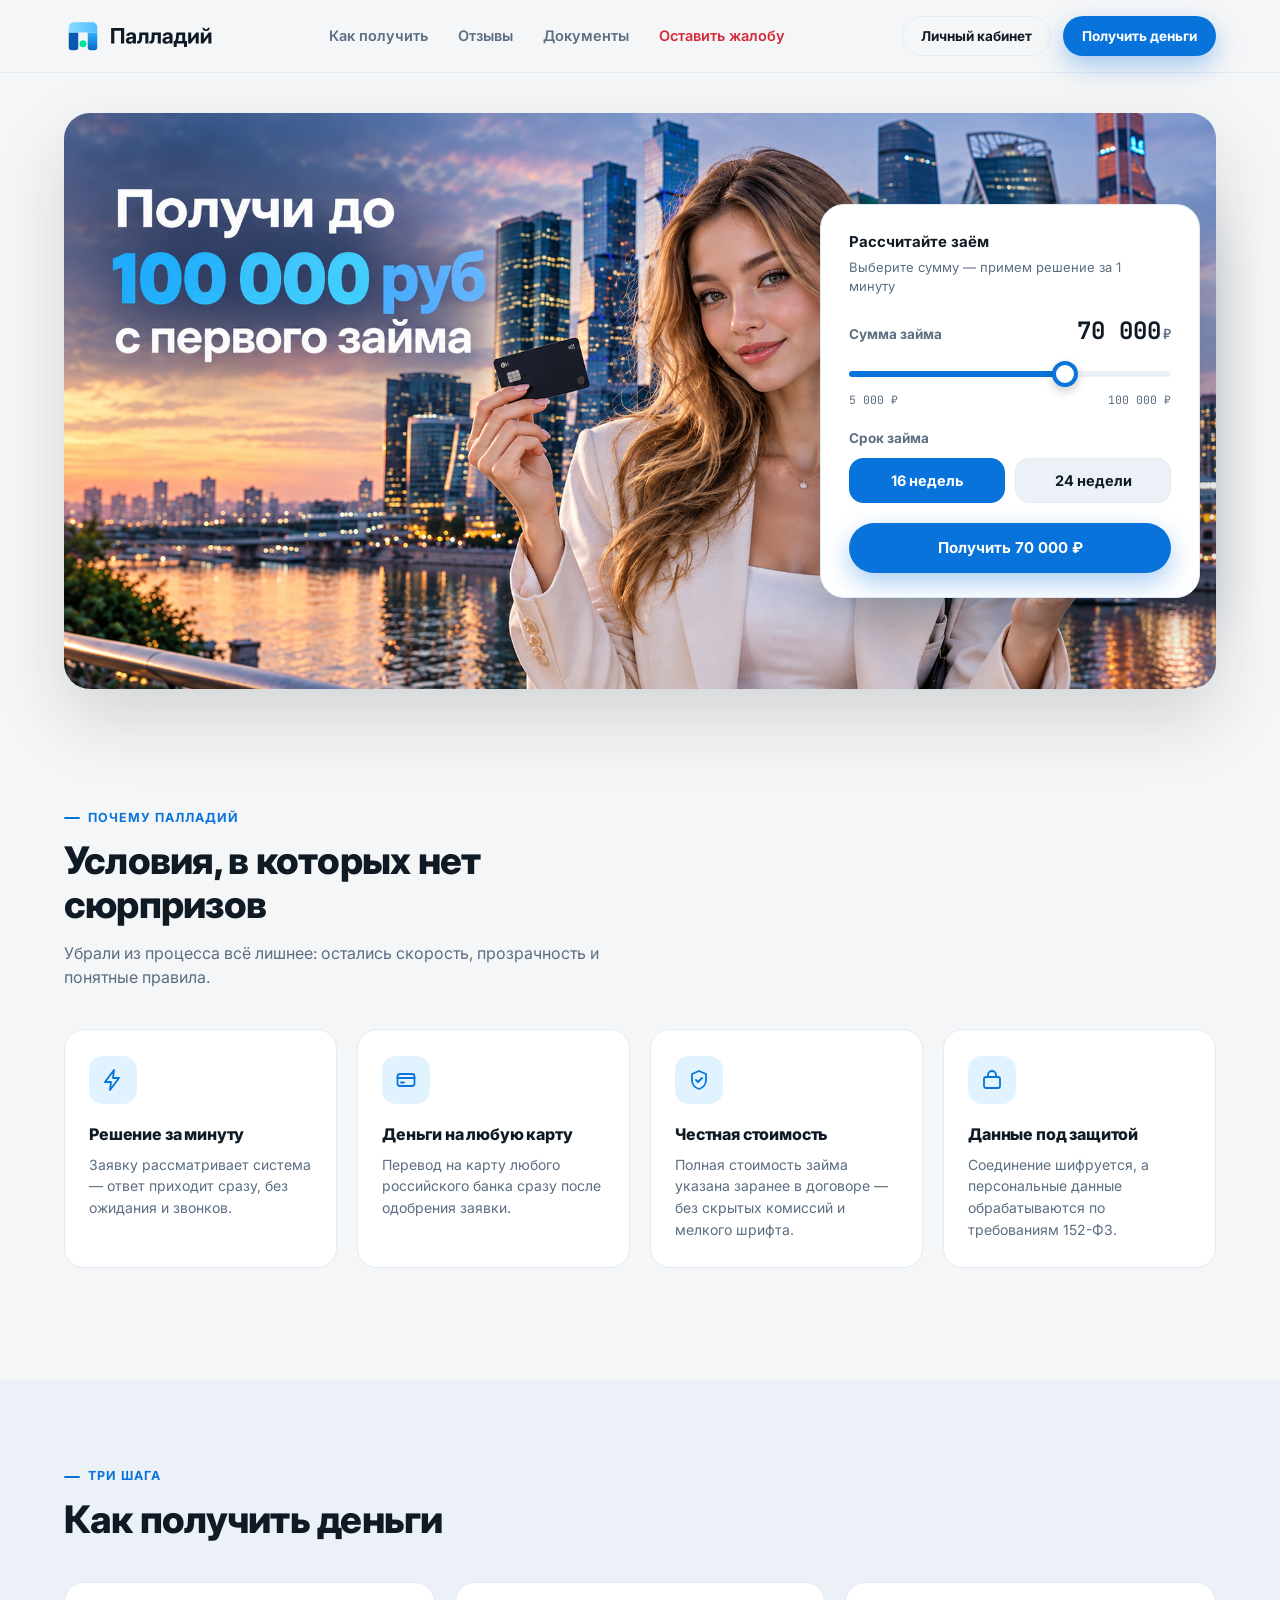
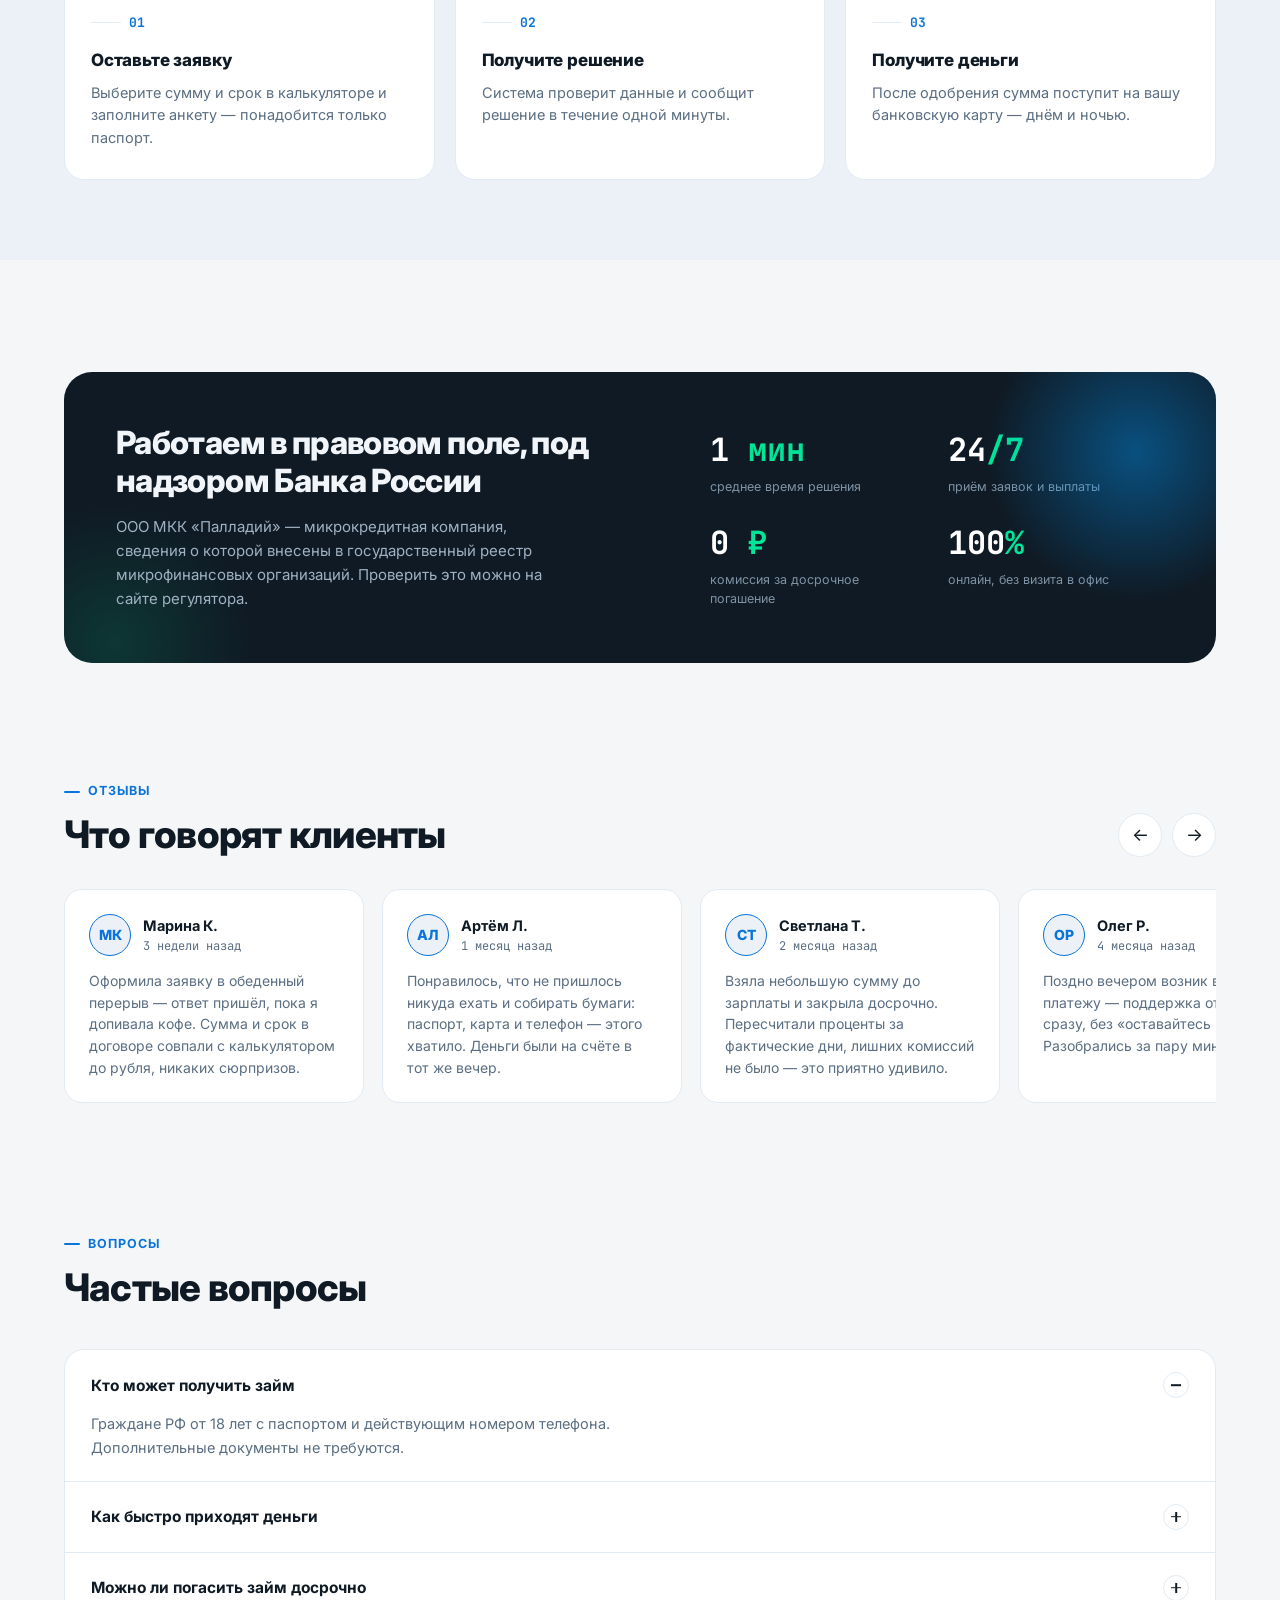
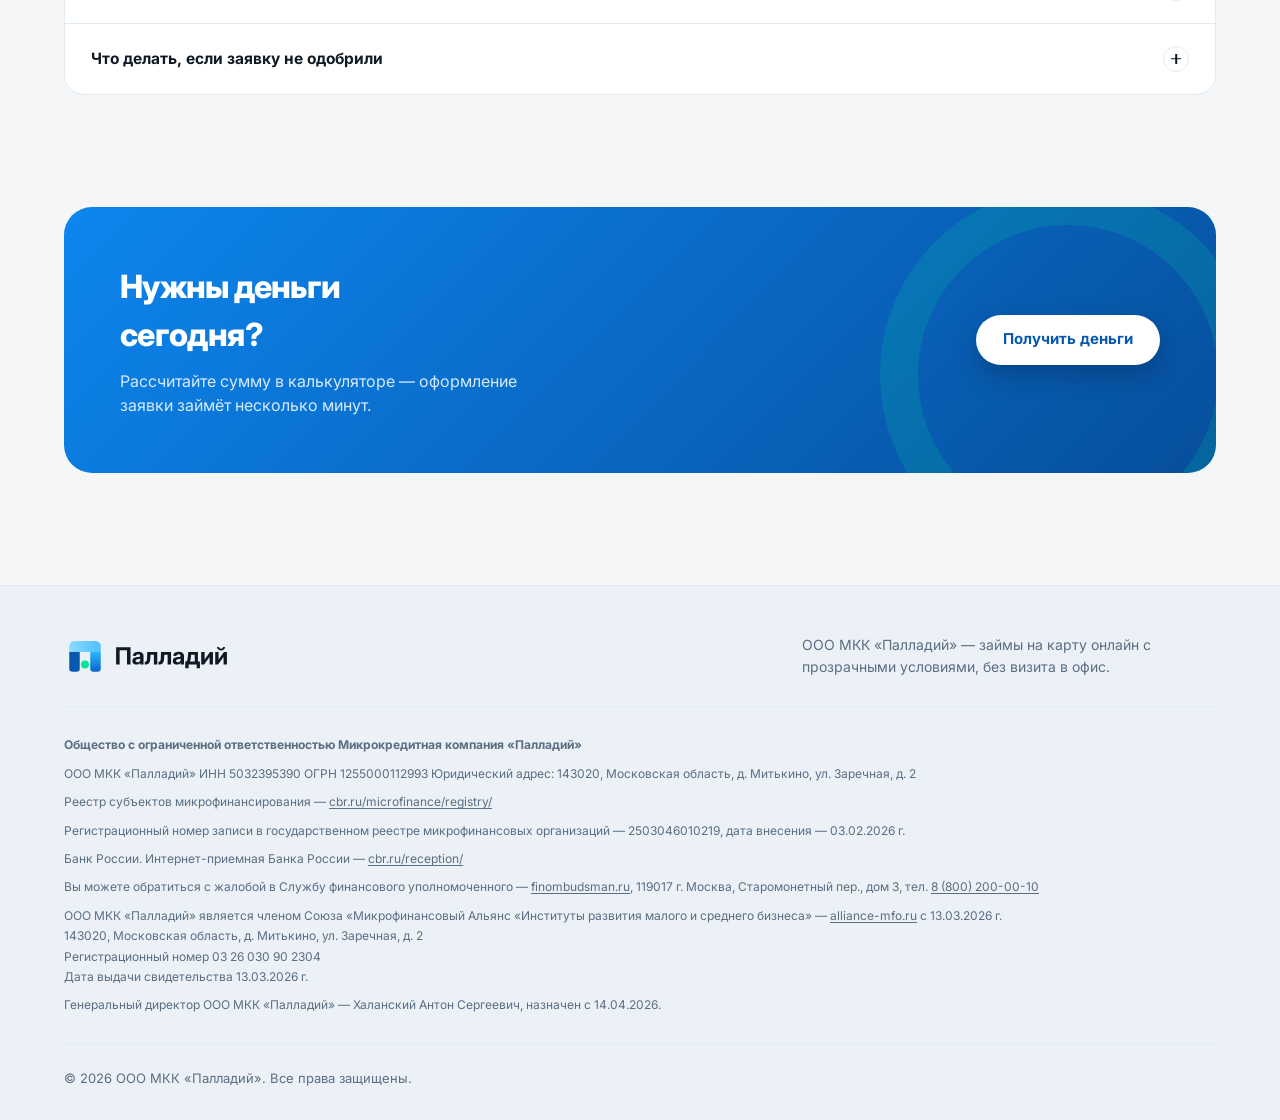
<file: index.html>
<!DOCTYPE html>
<html lang="ru">
<head>
<meta charset="UTF-8">
<meta name="viewport" content="width=device-width, initial-scale=1">
<title>Палладий — займы онлайн</title>
<meta name="description" content="ООО МКК «Палладий» — займы на карту онлайн: калькулятор, решение за минуту, прозрачные условия.">
<link rel="preconnect" href="https://fonts.googleapis.com">
<link rel="preconnect" href="https://fonts.gstatic.com" crossorigin>
<link href="https://fonts.googleapis.com/css2?family=Inter:wght@400;500;600;700;800&family=JetBrains+Mono:wght@500;600;700&display=swap" rel="stylesheet">
<link rel="icon" type="image/svg+xml" href="favicon.svg">
<link rel="stylesheet" href="style.css">
</head>
<body>

<!-- shared logo (mark + wordmark); the wordmark takes its colour from the parent's `color` -->
<svg width="0" height="0" style="position:absolute" aria-hidden="true" focusable="false">
  <defs>
    <linearGradient id="pdG2" x1="0" y1="0" x2="0" y2="1">
      <stop offset="0" stop-color="#2DB4FF"/><stop offset="1" stop-color="#0A66C8"/>
    </linearGradient>
    <linearGradient id="pdL" x1="0" y1="0" x2="1" y2="0">
      <stop offset="0" stop-color="#8ADAFF"/><stop offset="1" stop-color="#4FC0FF"/>
    </linearGradient>
    <symbol id="pd-logo" viewBox="0 0 188 48">
      <g transform="scale(.75)">
        <g transform="translate(0 -3)">
  <path d="M8 29h16v25a5 5 0 0 1-5 5h-6a5 5 0 0 1-5-5z" fill="#0759B0"/>
  <path d="M40 29h16v25a5 5 0 0 1-5 5h-6a5 5 0 0 1-5-5z" fill="url(#pdG2)"/>
  <path d="M8 20a8 8 0 0 1 8-8h32a8 8 0 0 1 8 8v9H8z" fill="url(#pdL)"/>
  <circle cx="32" cy="48" r="6" fill="#00E598"/>
  </g>
      </g>
      <path transform="translate(58 33.6)" fill="currentColor" d="M18.02 -19.64V0H13.98V-16.2H5.58V0H1.54V-19.64Z M24.94 0.24Q23.54 0.24 22.46 -0.22Q21.37 -0.69 20.74 -1.63Q20.12 -2.57 20.12 -3.97Q20.12 -5.16 20.56 -5.96Q21 -6.75 21.76 -7.23Q22.52 -7.72 23.51 -7.97Q24.5 -8.22 25.58 -8.33Q26.86 -8.45 27.62 -8.57Q28.38 -8.69 28.71 -8.92Q29.05 -9.14 29.05 -9.6V-9.68Q29.05 -10.22 28.78 -10.63Q28.51 -11.03 28 -11.25Q27.49 -11.48 26.77 -11.48Q26.04 -11.48 25.49 -11.25Q24.94 -11.02 24.61 -10.62Q24.28 -10.22 24.21 -9.69L20.56 -9.82Q20.72 -11.23 21.5 -12.25Q22.29 -13.26 23.65 -13.82Q25.01 -14.37 26.86 -14.37Q28.23 -14.37 29.35 -14.06Q30.47 -13.74 31.27 -13.12Q32.06 -12.51 32.49 -11.61Q32.91 -10.71 32.91 -9.55V0H29.13V-1.98H29.06Q28.7 -1.3 28.14 -0.8Q27.59 -0.3 26.8 -0.03Q26.01 0.24 24.94 0.24ZM26.02 -2.47Q26.95 -2.47 27.64 -2.82Q28.33 -3.17 28.7 -3.77Q29.08 -4.37 29.08 -5.13V-6.57Q28.91 -6.47 28.61 -6.38Q28.32 -6.3 27.94 -6.22Q27.55 -6.14 27.12 -6.07Q26.69 -5.99 26.25 -5.93Q25.57 -5.83 25.03 -5.61Q24.49 -5.39 24.17 -5.01Q23.85 -4.64 23.85 -4.08Q23.85 -3.57 24.12 -3.21Q24.4 -2.85 24.88 -2.66Q25.37 -2.47 26.02 -2.47Z M34.3 0V-3.13H34.89Q35.43 -3.13 35.79 -3.33Q36.16 -3.53 36.38 -4.03Q36.61 -4.53 36.74 -5.4Q36.86 -6.28 36.92 -7.64L37.17 -14.1H48.62V0H44.72V-10.99H40.89L40.7 -6.97Q40.58 -4.49 40 -2.95Q39.42 -1.42 38.38 -0.71Q37.33 0 35.82 0Z M50 0V-3.13H50.59Q51.13 -3.13 51.5 -3.33Q51.86 -3.53 52.09 -4.03Q52.32 -4.53 52.44 -5.4Q52.57 -6.28 52.62 -7.64L52.87 -14.1H64.33V0H60.43V-10.99H56.6L56.4 -6.97Q56.29 -4.49 55.71 -2.95Q55.12 -1.42 54.08 -0.71Q53.04 0 51.52 0Z M71.14 0.24Q69.75 0.24 68.66 -0.22Q67.57 -0.69 66.95 -1.63Q66.32 -2.57 66.32 -3.97Q66.32 -5.16 66.76 -5.96Q67.2 -6.75 67.96 -7.23Q68.73 -7.72 69.71 -7.97Q70.7 -8.22 71.79 -8.33Q73.06 -8.45 73.82 -8.57Q74.58 -8.69 74.92 -8.92Q75.26 -9.14 75.26 -9.6V-9.68Q75.26 -10.22 74.98 -10.63Q74.71 -11.03 74.2 -11.25Q73.69 -11.48 72.97 -11.48Q72.24 -11.48 71.69 -11.25Q71.14 -11.02 70.82 -10.62Q70.49 -10.22 70.41 -9.69L66.77 -9.82Q66.92 -11.23 67.71 -12.25Q68.5 -13.26 69.86 -13.82Q71.21 -14.37 73.06 -14.37Q74.44 -14.37 75.55 -14.06Q76.67 -13.74 77.47 -13.12Q78.27 -12.51 78.69 -11.61Q79.12 -10.71 79.12 -9.55V0H75.33V-1.98H75.26Q74.9 -1.3 74.35 -0.8Q73.79 -0.3 73 -0.03Q72.22 0.24 71.14 0.24ZM72.22 -2.47Q73.16 -2.47 73.85 -2.82Q74.53 -3.17 74.91 -3.77Q75.28 -4.37 75.28 -5.13V-6.57Q75.11 -6.47 74.82 -6.38Q74.52 -6.3 74.14 -6.22Q73.76 -6.14 73.33 -6.07Q72.89 -5.99 72.45 -5.93Q71.78 -5.83 71.23 -5.61Q70.69 -5.39 70.37 -5.01Q70.06 -4.64 70.06 -4.08Q70.06 -3.57 70.33 -3.21Q70.6 -2.85 71.09 -2.66Q71.57 -2.47 72.22 -2.47Z M80.6 4.31V-3.23H81.74Q82.21 -3.55 82.52 -4.12Q82.84 -4.68 83.03 -5.45Q83.23 -6.23 83.35 -7.17Q83.48 -8.11 83.57 -9.19L83.97 -14.1H95.08V-3.23H97.35V4.31H93.61V0H84.42V4.31ZM85.68 -3.23H91.39V-10.94H87.28L87.13 -9.19Q86.99 -7.09 86.67 -5.62Q86.34 -4.16 85.68 -3.23Z M112.22 0H108.36V-8.45H108.32L102.17 0H98.82V-14.1H102.68V-5.69H102.72L108.81 -14.1H112.22Z M128.2 0H124.35V-8.45H124.3L118.15 0H114.81V-14.1H118.66V-5.69H118.7L124.79 -14.1H128.2ZM121.5 -15.84Q120.22 -15.84 119.2 -16.38Q118.17 -16.93 117.57 -17.85Q116.98 -18.78 116.98 -19.92H119.31Q119.31 -19.06 119.93 -18.51Q120.55 -17.96 121.5 -17.96Q122.45 -17.96 123.06 -18.51Q123.68 -19.06 123.68 -19.92H126.03Q126.03 -18.78 125.43 -17.86Q124.83 -16.93 123.81 -16.38Q122.79 -15.84 121.5 -15.84Z"/>
    </symbol>
  </defs>
</svg>

<!-- ============ HEADER ============ -->
<header>
  <div class="wrap nav-row">
    <a href="#top" class="brand" aria-label="Палладий — на главную">
      <svg class="brand-logo" viewBox="0 0 188 48" role="img" aria-label="Палладий"><use href="#pd-logo"/></svg>
    </a>
    <nav class="main-nav">
      <a href="#how">Как получить</a>
      <a href="#reviews">Отзывы</a>
      <a href="documents.html">Документы</a>
      <a href="https://celfin.ru/complain/" class="nav-alert">Оставить жалобу</a>
    </nav>
    <div class="header-actions">
      <a class="btn btn-ghost btn-sm" href="https://celfin.ru/personal/">Личный кабинет</a>
      <a class="btn btn-primary btn-sm" href="https://celfin.ru/order/">Получить деньги</a>
      <button class="burger" id="burgerBtn" aria-label="Открыть меню"><span></span></button>
    </div>
  </div>
</header>

<div class="mobile-scrim" id="scrim"></div>
<div class="mobile-panel" id="mobilePanel">
  <button class="close-x" id="closePanel" aria-label="Закрыть меню">×</button>
  <nav>
    <a href="#how">Как получить</a>
    <a href="#reviews">Отзывы</a>
    <a href="documents.html">Документы</a>
    <a href="https://celfin.ru/complain/" class="nav-alert">Оставить жалобу</a>
  </nav>
  <a class="btn btn-primary btn-block" href="https://celfin.ru/order/">Получить деньги</a>
  <a class="btn btn-ghost btn-block" href="https://celfin.ru/personal/">Личный кабинет</a>
</div>

<main id="top">
<!-- ============ HERO ============ -->
<section class="hero">
  <div class="wrap">
    <h1 class="sr-only">Займы на карту онлайн — ООО МКК «Палладий»</h1>

    <!-- banner; the calculator floats inside it (right side, so the headline on the picture stays readable) -->
    <div class="hero-banner-wrap">
      <div class="banner-photo-wide">
        <img src="Banner.png" alt="Получи до 100 000 рублей с первого займа" loading="eager">
      </div>

      <div class="calc-card calc-card-float" id="calc">
        <div class="calc-top">
          <div>
            <h3>Рассчитайте заём</h3>
            <p>Выберите сумму — примем решение за 1 минуту</p>
          </div>
        </div>

        <div class="field-block">
          <div class="field-label-row">
            <span class="label">Сумма займа</span>
            <span class="value"><span id="sumOut">70 000</span><span class="unit">₽</span></span>
          </div>
          <input type="range" id="sumRange" min="5000" max="100000" step="5000" value="70000" aria-label="Сумма займа">
          <div class="range-ticks"><span>5 000 ₽</span><span>100 000 ₽</span></div>
        </div>

        <div class="field-block" style="margin-bottom:0;">
          <div class="field-label-row">
            <span class="label">Срок займа</span>
          </div>
          <div class="term-toggle" id="termToggle" role="group" aria-label="Срок займа">
            <button type="button" class="term-btn active" data-weeks="16">16 недель</button>
            <button type="button" class="term-btn" data-weeks="24">24 недели</button>
          </div>
        </div>

        <a href="https://celfin.ru/order/" class="btn btn-primary btn-block calc-cta" id="ctaBtn">Получить 70 000 ₽</a>
      </div>
    </div>
  </div>
</section>

<!-- ============ BENEFITS ============ -->
<section id="benefits">
  <div class="wrap">
    <div class="section-head">
      <span class="eyebrow">Почему Палладий</span>
      <h2>Условия, в которых нет сюрпризов</h2>
      <p>Убрали из процесса всё лишнее: остались скорость, прозрачность и понятные правила.</p>
    </div>
    <div class="benefits-grid">
      <div class="benefit-card">
        <div class="benefit-ic"><svg viewBox="0 0 24 24" fill="none"><path d="M13 2L4 14h6l-1 8 9-12h-6l1-8z" stroke="currentColor" stroke-width="1.8" stroke-linejoin="round"/></svg></div>
        <h4>Решение за минуту</h4>
        <p>Заявку рассматривает система — ответ приходит сразу, без ожидания и звонков.</p>
      </div>
      <div class="benefit-card">
        <div class="benefit-ic"><svg viewBox="0 0 24 24" fill="none"><rect x="3.5" y="6" width="17" height="12" rx="2.5" stroke="currentColor" stroke-width="1.8"/><path d="M3.5 10h17M7 14.5h3" stroke="currentColor" stroke-width="1.8" stroke-linecap="round"/></svg></div>
        <h4>Деньги на любую карту</h4>
        <p>Перевод на карту любого российского банка сразу после одобрения заявки.</p>
      </div>
      <div class="benefit-card">
        <div class="benefit-ic"><svg viewBox="0 0 24 24" fill="none"><path d="M12 3l7 3v6c0 4.5-3 8-7 9-4-1-7-4.5-7-9V6l7-3z" stroke="currentColor" stroke-width="1.8" stroke-linejoin="round"/><path d="M9 12l2 2 4-4" stroke="currentColor" stroke-width="1.8" stroke-linecap="round" stroke-linejoin="round"/></svg></div>
        <h4>Честная стоимость</h4>
        <p>Полная стоимость займа указана заранее в договоре — без скрытых комиссий и мелкого шрифта.</p>
      </div>
      <div class="benefit-card">
        <div class="benefit-ic"><svg viewBox="0 0 24 24" fill="none"><rect x="4" y="9" width="16" height="11" rx="2" stroke="currentColor" stroke-width="1.8"/><path d="M8 9V7a4 4 0 018 0v2" stroke="currentColor" stroke-width="1.8"/></svg></div>
        <h4>Данные под защитой</h4>
        <p>Соединение шифруется, а персональные данные обрабатываются по требованиям 152-ФЗ.</p>
      </div>
    </div>
  </div>
</section>

<!-- ============ HOW IT WORKS ============ -->
<section class="steps-wrap" id="how">
  <div class="wrap">
    <div class="section-head">
      <span class="eyebrow">Три шага</span>
      <h2>Как получить деньги</h2>
    </div>
    <div class="steps">
      <div class="step">
        <div class="step-num">01</div>
        <h4>Оставьте заявку</h4>
        <p>Выберите сумму и срок в калькуляторе и заполните анкету — понадобится только паспорт.</p>
      </div>
      <div class="step">
        <div class="step-num">02</div>
        <h4>Получите решение</h4>
        <p>Система проверит данные и сообщит решение в течение одной минуты.</p>
      </div>
      <div class="step">
        <div class="step-num">03</div>
        <h4>Получите деньги</h4>
        <p>После одобрения сумма поступит на вашу банковскую карту — днём и ночью.</p>
      </div>
    </div>
  </div>
</section>

<!-- ============ TRUST BAND ============ -->
<section>
  <div class="wrap">
    <div class="trust-band">
      <div>
        <h2>Работаем в правовом поле, под надзором Банка России</h2>
        <p>ООО МКК «Палладий» — микрокредитная компания, сведения о которой внесены в государственный реестр микрофинансовых организаций. Проверить это можно на сайте регулятора.</p>
      </div>
      <div class="trust-stats">
        <div class="trust-stat"><b>1<i> мин</i></b><span>среднее время решения</span></div>
        <div class="trust-stat"><b>24<i>/7</i></b><span>приём заявок и выплаты</span></div>
        <div class="trust-stat"><b>0<i> ₽</i></b><span>комиссия за досрочное погашение</span></div>
        <div class="trust-stat"><b>100<i>%</i></b><span>онлайн, без визита в офис</span></div>
      </div>
    </div>
  </div>
</section>

<!-- ============ REVIEWS ============ -->
<section id="reviews">
  <div class="wrap">
    <div class="reviews-head-row">
      <div class="section-head" style="margin-bottom:0;">
        <span class="eyebrow">Отзывы</span>
        <h2>Что говорят клиенты</h2>
      </div>
      <div class="carousel-controls">
        <button class="carousel-btn" id="scrollLeft" aria-label="Предыдущие отзывы">←</button>
        <button class="carousel-btn" id="scrollRight" aria-label="Следующие отзывы">→</button>
      </div>
    </div>

    <div class="reviews-track" id="reviewsTrack">
      <div class="review-card">
        <div class="review-top"><span class="review-avatar">МК</span><div><div class="review-name">Марина К.</div><div class="review-date">3 недели назад</div></div></div>
        <p class="review-text">Оформила заявку в обеденный перерыв — ответ пришёл, пока я допивала кофе. Сумма и срок в договоре совпали с калькулятором до рубля, никаких сюрпризов.</p>
      </div>
      <div class="review-card">
        <div class="review-top"><span class="review-avatar">АЛ</span><div><div class="review-name">Артём Л.</div><div class="review-date">1 месяц назад</div></div></div>
        <p class="review-text">Понравилось, что не пришлось никуда ехать и собирать бумаги: паспорт, карта и телефон — этого хватило. Деньги были на счёте в тот же вечер.</p>
      </div>
      <div class="review-card">
        <div class="review-top"><span class="review-avatar">СТ</span><div><div class="review-name">Светлана Т.</div><div class="review-date">2 месяца назад</div></div></div>
        <p class="review-text">Взяла небольшую сумму до зарплаты и закрыла досрочно. Пересчитали проценты за фактические дни, лишних комиссий не было — это приятно удивило.</p>
      </div>
      <div class="review-card">
        <div class="review-top"><span class="review-avatar">ОР</span><div><div class="review-name">Олег Р.</div><div class="review-date">4 месяца назад</div></div></div>
        <p class="review-text">Поздно вечером возник вопрос по платежу — поддержка ответила сразу, без «оставайтесь на линии». Разобрались за пару минут.</p>
      </div>
      <div class="review-card">
        <div class="review-top"><span class="review-avatar">ДН</span><div><div class="review-name">Дарья Н.</div><div class="review-date">5 месяцев назад</div></div></div>
        <p class="review-text">Интерфейс простой: двигаешь ползунок, выбираешь срок и видишь итоговую сумму. Заполнила анкету с телефона за несколько минут.</p>
      </div>
      <div class="review-card">
        <div class="review-top"><span class="review-avatar">ВЗ</span><div><div class="review-name">Виктор З.</div><div class="review-date">7 месяцев назад</div></div></div>
        <p class="review-text">Обращаюсь не первый раз — условия каждый раз одинаково понятные, а решение приходит быстро. Пользуюсь, когда нужна срочная сумма.</p>
      </div>
    </div>
  </div>
</section>

<!-- ============ FAQ ============ -->
<section id="faq">
  <div class="wrap">
    <div class="section-head">
      <span class="eyebrow">Вопросы</span>
      <h2>Частые вопросы</h2>
    </div>
    <div class="faq-list">
      <details class="faq-item" open>
        <summary>Кто может получить займ<span class="plus"></span></summary>
        <div class="faq-body">Граждане РФ от 18 лет с паспортом и действующим номером телефона. Дополнительные документы не требуются.</div>
      </details>
      <details class="faq-item">
        <summary>Как быстро приходят деньги<span class="plus"></span></summary>
        <div class="faq-body">После одобрения перевод обычно занимает несколько минут — точное время зависит от банка, выпустившего карту.</div>
      </details>
      <details class="faq-item">
        <summary>Можно ли погасить займ досрочно<span class="plus"></span></summary>
        <div class="faq-body">Да, досрочное погашение доступно в любой момент без штрафов и дополнительных комиссий.</div>
      </details>
      <details class="faq-item">
        <summary>Что делать, если заявку не одобрили<span class="plus"></span></summary>
        <div class="faq-body">Подайте повторную заявку позже — система учитывает актуальные данные при каждом обращении.</div>
      </details>
    </div>
  </div>
</section>

<!-- ============ CTA BAND ============ -->
<section>
  <div class="wrap">
    <div class="cta-band">
      <div>
        <h2>Нужны деньги сегодня?</h2>
        <p>Рассчитайте сумму в калькуляторе — оформление заявки займёт несколько минут.</p>
      </div>
      <a href="https://celfin.ru/order/" class="btn btn-primary">Получить деньги</a>
    </div>
  </div>
</section>
</main>

<!-- ============ FOOTER ============ -->
<footer>
  <div class="wrap">
    <div class="footer-top">
      <div class="footer-brand">
        <div class="brand">
          <svg class="brand-logo" viewBox="0 0 188 48" role="img" aria-label="Палладий"><use href="#pd-logo"/></svg>
        </div>
        <p>ООО МКК «Палладий» — займы на карту онлайн с прозрачными условиями, без визита в офис.</p>
      </div>
    </div>

    <div class="legal-block">
      <p><b>Общество с ограниченной ответственностью Микрокредитная компания «Палладий»</b></p>
      <p>ООО МКК «Палладий» ИНН 5032395390 ОГРН 1255000112993 Юридический адрес: 143020, Московская область, д.&nbsp;Митькино, ул.&nbsp;Заречная, д.&nbsp;2</p>
      <p>Реестр субъектов микрофинансирования — <a href="https://cbr.ru/microfinance/registry/" target="_blank" rel="noopener">cbr.ru/microfinance/registry/</a></p>
      <p>Регистрационный номер записи в государственном реестре микрофинансовых организаций — 2503046010219, дата внесения — 03.02.2026&nbsp;г.</p>
      <p>Банк России. Интернет-приемная Банка России — <a href="https://cbr.ru/reception/" target="_blank" rel="noopener">cbr.ru/reception/</a></p>
      <p>Вы можете обратиться с жалобой в Службу финансового уполномоченного — <a href="https://finombudsman.ru/" target="_blank" rel="noopener">finombudsman.ru</a>, 119017 г.&nbsp;Москва, Старомонетный пер., дом&nbsp;3, тел. <a href="tel:88002000010">8&nbsp;(800)&nbsp;200-00-10</a></p>
      <p>ООО МКК «Палладий» является членом Союза «Микрофинансовый Альянс «Институты развития малого и среднего бизнеса» — <a href="https://alliance-mfo.ru/" target="_blank" rel="noopener">alliance-mfo.ru</a> с 13.03.2026&nbsp;г.<br>
      143020, Московская область, д.&nbsp;Митькино, ул.&nbsp;Заречная, д.&nbsp;2<br>
      Регистрационный номер 03 26 030 90 2304<br>
      Дата выдачи свидетельства 13.03.2026&nbsp;г.</p>
      <p>Генеральный директор ООО МКК «Палладий» — Халанский Антон Сергеевич, назначен с 14.04.2026.</p>
    </div>

    <div class="footer-bottom">
      <span>© 2026 ООО МКК «Палладий». Все права защищены.</span>
    </div>
  </div>
</footer>

<script>
(function(){
  var burger = document.getElementById('burgerBtn');
  var panel = document.getElementById('mobilePanel');
  var scrim = document.getElementById('scrim');
  var closeBtn = document.getElementById('closePanel');
  function openPanel(){ panel.classList.add('open'); scrim.classList.add('open'); }
  function closePanel(){ panel.classList.remove('open'); scrim.classList.remove('open'); }
  burger.addEventListener('click', openPanel);
  closeBtn.addEventListener('click', closePanel);
  scrim.addEventListener('click', closePanel);
  panel.querySelectorAll('a').forEach(function(a){ a.addEventListener('click', closePanel); });

  /* ---- reviews carousel ---- */
  var track = document.getElementById('reviewsTrack');
  document.getElementById('scrollLeft').addEventListener('click', function(){ track.scrollBy({left:-320, behavior:'smooth'}); });
  document.getElementById('scrollRight').addEventListener('click', function(){ track.scrollBy({left:320, behavior:'smooth'}); });

  /* ---- calculator ---- */
  var sumRange = document.getElementById('sumRange');
  var sumOut = document.getElementById('sumOut');
  var termButtons = document.querySelectorAll('.term-btn');
  var ctaBtn = document.getElementById('ctaBtn');

  function fmt(n){ return n.toString().replace(/\B(?=(\d{3})+(?!\d))/g, ' '); }
  function updateFill(input){
    var pct = ((+input.value - +input.min) / (+input.max - +input.min)) * 100;
    input.style.setProperty('--fill', pct + '%');
  }
  function update(){
    var sum = +sumRange.value;
    sumOut.textContent = fmt(sum);
    ctaBtn.textContent = 'Получить ' + fmt(sum) + ' ₽';
    updateFill(sumRange);
  }
  sumRange.addEventListener('input', update);
  termButtons.forEach(function(btn){
    btn.addEventListener('click', function(){
      termButtons.forEach(function(b){ b.classList.remove('active'); });
      btn.classList.add('active');
    });
  });
  update();
})();
</script>

</body>
</html>
</file>
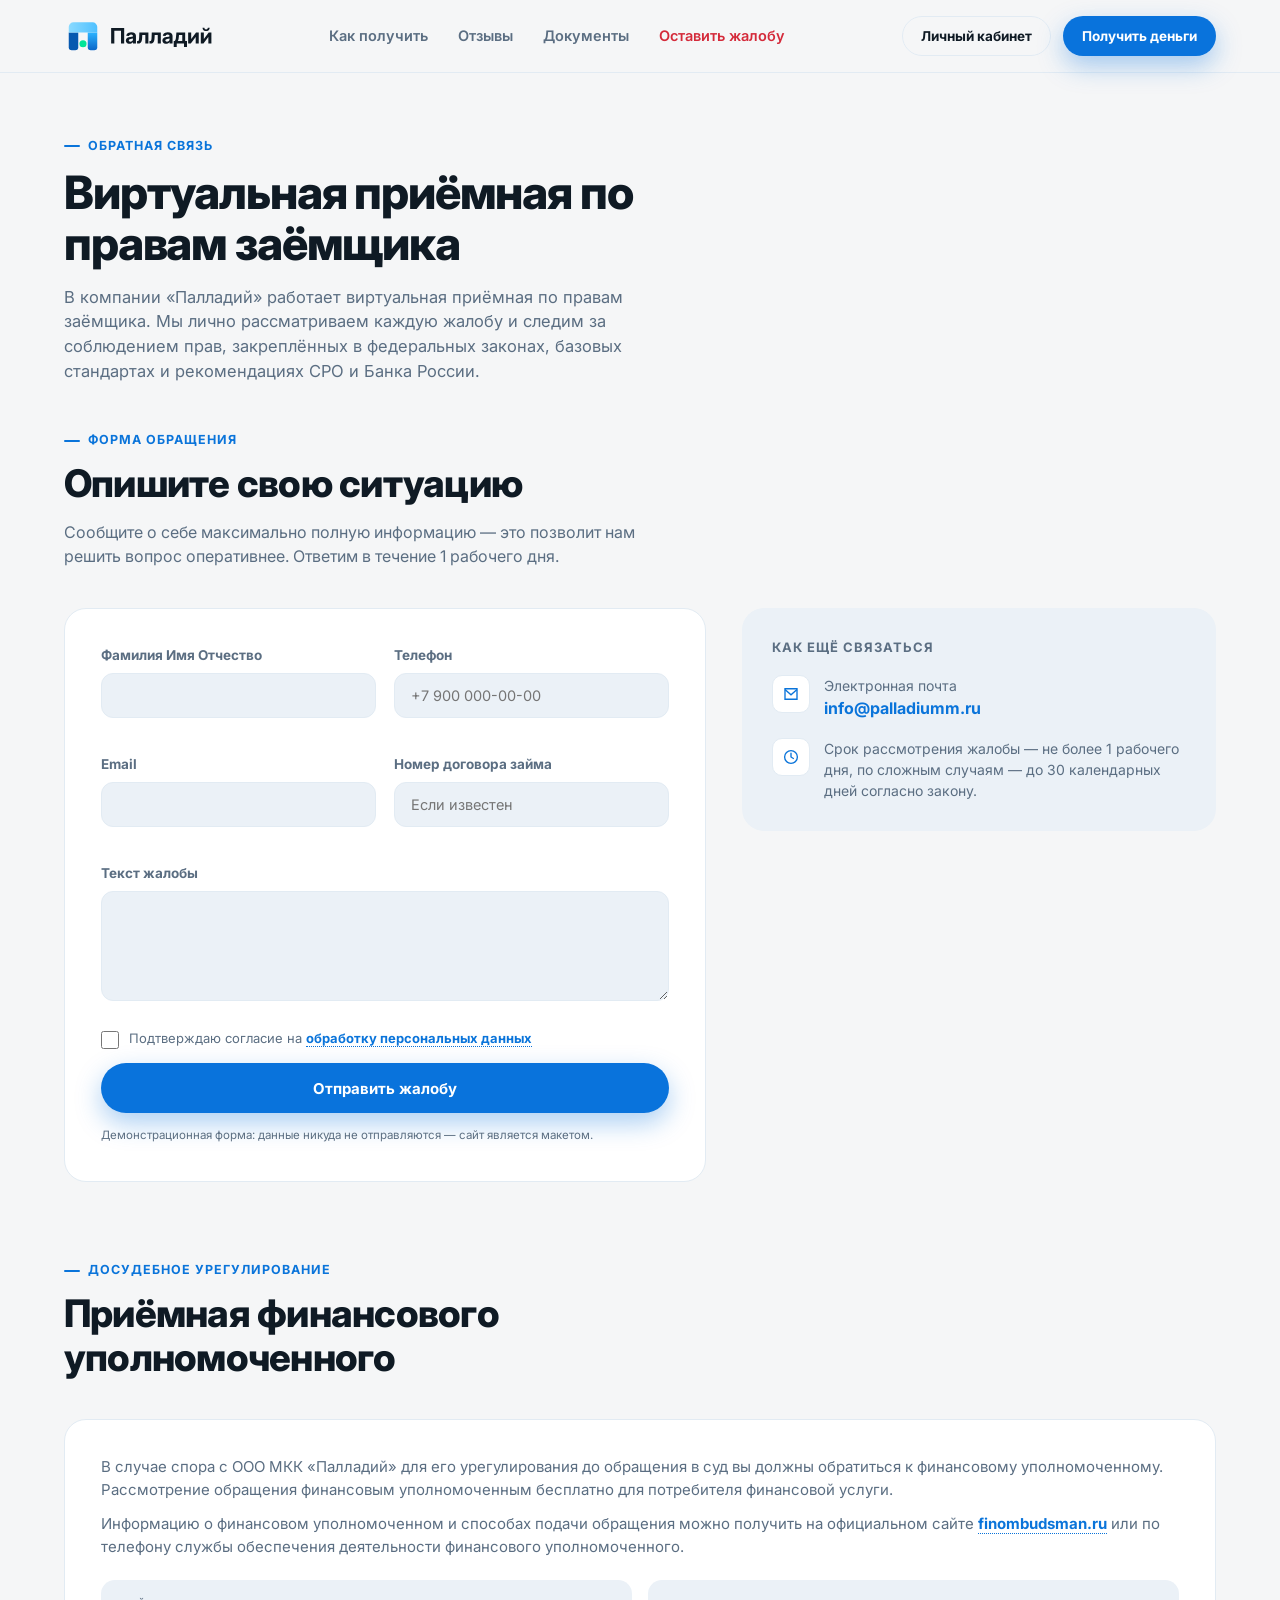
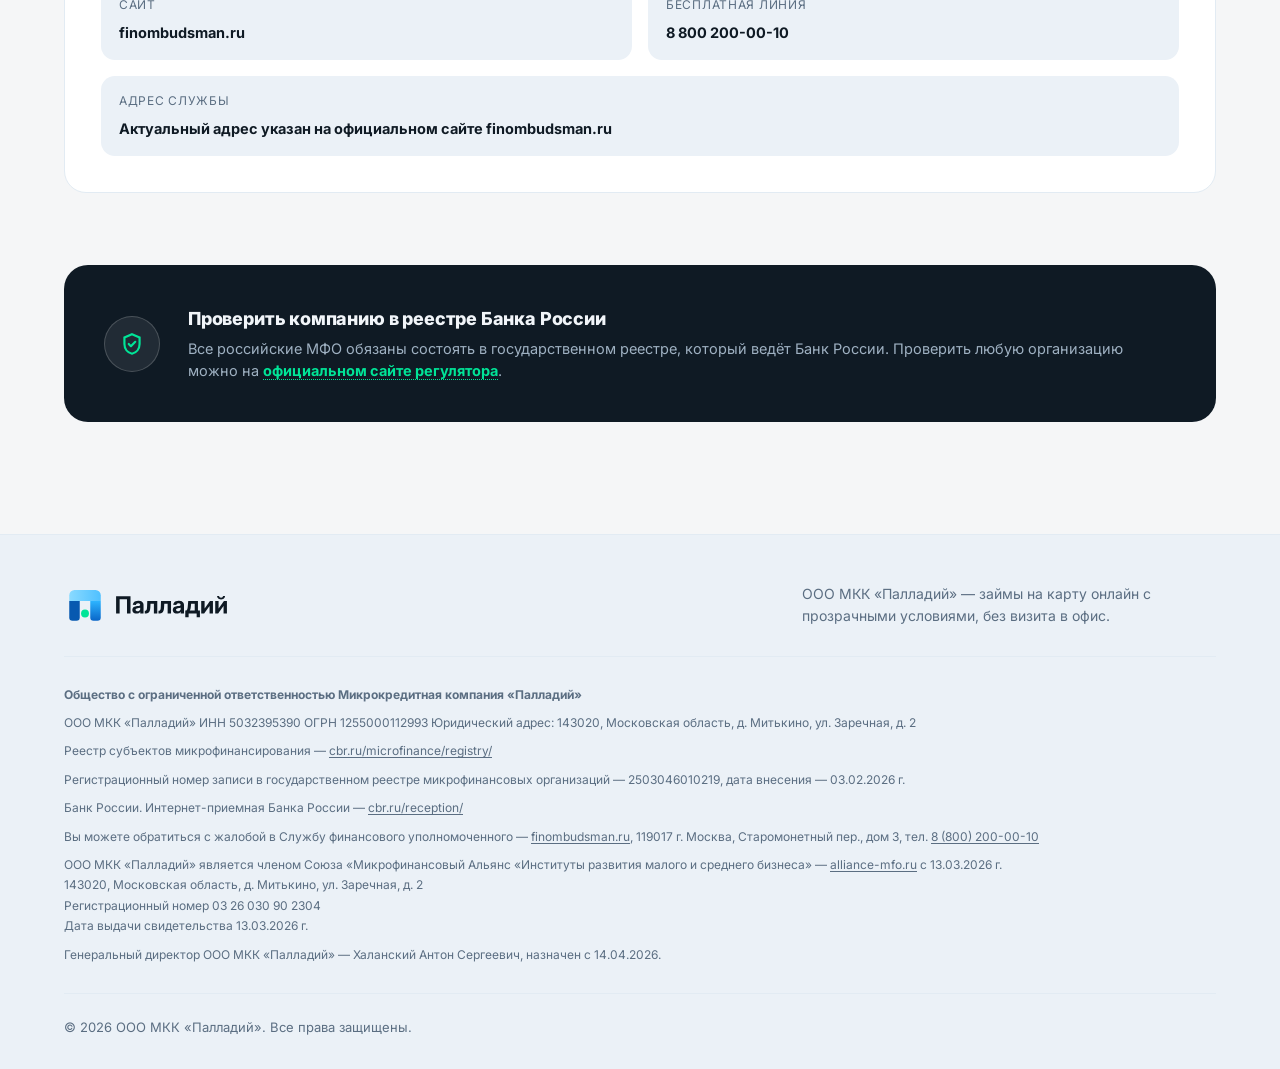
<file: complain.html>
<!DOCTYPE html>
<html lang="ru">
<head>
<meta charset="UTF-8">
<meta name="viewport" content="width=device-width, initial-scale=1">
<title>Оставить жалобу — Палладий</title>
<meta name="description" content="Виртуальная приёмная по правам заёмщика ООО МКК «Палладий»: форма обращения, контакты и информация о финансовом уполномоченном.">
<link rel="preconnect" href="https://fonts.googleapis.com">
<link rel="preconnect" href="https://fonts.gstatic.com" crossorigin>
<link href="https://fonts.googleapis.com/css2?family=Inter:wght@400;500;600;700;800&family=JetBrains+Mono:wght@500;600;700&display=swap" rel="stylesheet">
<link rel="icon" type="image/svg+xml" href="favicon.svg">
<link rel="stylesheet" href="style.css">
</head>
<body class="page-sub">

<!-- shared logo (mark + wordmark); the wordmark takes its colour from the parent's `color` -->
<svg width="0" height="0" style="position:absolute" aria-hidden="true" focusable="false">
  <defs>
    <linearGradient id="pdG2" x1="0" y1="0" x2="0" y2="1">
      <stop offset="0" stop-color="#2DB4FF"/><stop offset="1" stop-color="#0A66C8"/>
    </linearGradient>
    <linearGradient id="pdL" x1="0" y1="0" x2="1" y2="0">
      <stop offset="0" stop-color="#8ADAFF"/><stop offset="1" stop-color="#4FC0FF"/>
    </linearGradient>
    <symbol id="pd-logo" viewBox="0 0 188 48">
      <g transform="scale(.75)">
        <g transform="translate(0 -3)">
  <path d="M8 29h16v25a5 5 0 0 1-5 5h-6a5 5 0 0 1-5-5z" fill="#0759B0"/>
  <path d="M40 29h16v25a5 5 0 0 1-5 5h-6a5 5 0 0 1-5-5z" fill="url(#pdG2)"/>
  <path d="M8 20a8 8 0 0 1 8-8h32a8 8 0 0 1 8 8v9H8z" fill="url(#pdL)"/>
  <circle cx="32" cy="48" r="6" fill="#00E598"/>
  </g>
      </g>
      <path transform="translate(58 33.6)" fill="currentColor" d="M18.02 -19.64V0H13.98V-16.2H5.58V0H1.54V-19.64Z M24.94 0.24Q23.54 0.24 22.46 -0.22Q21.37 -0.69 20.74 -1.63Q20.12 -2.57 20.12 -3.97Q20.12 -5.16 20.56 -5.96Q21 -6.75 21.76 -7.23Q22.52 -7.72 23.51 -7.97Q24.5 -8.22 25.58 -8.33Q26.86 -8.45 27.62 -8.57Q28.38 -8.69 28.71 -8.92Q29.05 -9.14 29.05 -9.6V-9.68Q29.05 -10.22 28.78 -10.63Q28.51 -11.03 28 -11.25Q27.49 -11.48 26.77 -11.48Q26.04 -11.48 25.49 -11.25Q24.94 -11.02 24.61 -10.62Q24.28 -10.22 24.21 -9.69L20.56 -9.82Q20.72 -11.23 21.5 -12.25Q22.29 -13.26 23.65 -13.82Q25.01 -14.37 26.86 -14.37Q28.23 -14.37 29.35 -14.06Q30.47 -13.74 31.27 -13.12Q32.06 -12.51 32.49 -11.61Q32.91 -10.71 32.91 -9.55V0H29.13V-1.98H29.06Q28.7 -1.3 28.14 -0.8Q27.59 -0.3 26.8 -0.03Q26.01 0.24 24.94 0.24ZM26.02 -2.47Q26.95 -2.47 27.64 -2.82Q28.33 -3.17 28.7 -3.77Q29.08 -4.37 29.08 -5.13V-6.57Q28.91 -6.47 28.61 -6.38Q28.32 -6.3 27.94 -6.22Q27.55 -6.14 27.12 -6.07Q26.69 -5.99 26.25 -5.93Q25.57 -5.83 25.03 -5.61Q24.49 -5.39 24.17 -5.01Q23.85 -4.64 23.85 -4.08Q23.85 -3.57 24.12 -3.21Q24.4 -2.85 24.88 -2.66Q25.37 -2.47 26.02 -2.47Z M34.3 0V-3.13H34.89Q35.43 -3.13 35.79 -3.33Q36.16 -3.53 36.38 -4.03Q36.61 -4.53 36.74 -5.4Q36.86 -6.28 36.92 -7.64L37.17 -14.1H48.62V0H44.72V-10.99H40.89L40.7 -6.97Q40.58 -4.49 40 -2.95Q39.42 -1.42 38.38 -0.71Q37.33 0 35.82 0Z M50 0V-3.13H50.59Q51.13 -3.13 51.5 -3.33Q51.86 -3.53 52.09 -4.03Q52.32 -4.53 52.44 -5.4Q52.57 -6.28 52.62 -7.64L52.87 -14.1H64.33V0H60.43V-10.99H56.6L56.4 -6.97Q56.29 -4.49 55.71 -2.95Q55.12 -1.42 54.08 -0.71Q53.04 0 51.52 0Z M71.14 0.24Q69.75 0.24 68.66 -0.22Q67.57 -0.69 66.95 -1.63Q66.32 -2.57 66.32 -3.97Q66.32 -5.16 66.76 -5.96Q67.2 -6.75 67.96 -7.23Q68.73 -7.72 69.71 -7.97Q70.7 -8.22 71.79 -8.33Q73.06 -8.45 73.82 -8.57Q74.58 -8.69 74.92 -8.92Q75.26 -9.14 75.26 -9.6V-9.68Q75.26 -10.22 74.98 -10.63Q74.71 -11.03 74.2 -11.25Q73.69 -11.48 72.97 -11.48Q72.24 -11.48 71.69 -11.25Q71.14 -11.02 70.82 -10.62Q70.49 -10.22 70.41 -9.69L66.77 -9.82Q66.92 -11.23 67.71 -12.25Q68.5 -13.26 69.86 -13.82Q71.21 -14.37 73.06 -14.37Q74.44 -14.37 75.55 -14.06Q76.67 -13.74 77.47 -13.12Q78.27 -12.51 78.69 -11.61Q79.12 -10.71 79.12 -9.55V0H75.33V-1.98H75.26Q74.9 -1.3 74.35 -0.8Q73.79 -0.3 73 -0.03Q72.22 0.24 71.14 0.24ZM72.22 -2.47Q73.16 -2.47 73.85 -2.82Q74.53 -3.17 74.91 -3.77Q75.28 -4.37 75.28 -5.13V-6.57Q75.11 -6.47 74.82 -6.38Q74.52 -6.3 74.14 -6.22Q73.76 -6.14 73.33 -6.07Q72.89 -5.99 72.45 -5.93Q71.78 -5.83 71.23 -5.61Q70.69 -5.39 70.37 -5.01Q70.06 -4.64 70.06 -4.08Q70.06 -3.57 70.33 -3.21Q70.6 -2.85 71.09 -2.66Q71.57 -2.47 72.22 -2.47Z M80.6 4.31V-3.23H81.74Q82.21 -3.55 82.52 -4.12Q82.84 -4.68 83.03 -5.45Q83.23 -6.23 83.35 -7.17Q83.48 -8.11 83.57 -9.19L83.97 -14.1H95.08V-3.23H97.35V4.31H93.61V0H84.42V4.31ZM85.68 -3.23H91.39V-10.94H87.28L87.13 -9.19Q86.99 -7.09 86.67 -5.62Q86.34 -4.16 85.68 -3.23Z M112.22 0H108.36V-8.45H108.32L102.17 0H98.82V-14.1H102.68V-5.69H102.72L108.81 -14.1H112.22Z M128.2 0H124.35V-8.45H124.3L118.15 0H114.81V-14.1H118.66V-5.69H118.7L124.79 -14.1H128.2ZM121.5 -15.84Q120.22 -15.84 119.2 -16.38Q118.17 -16.93 117.57 -17.85Q116.98 -18.78 116.98 -19.92H119.31Q119.31 -19.06 119.93 -18.51Q120.55 -17.96 121.5 -17.96Q122.45 -17.96 123.06 -18.51Q123.68 -19.06 123.68 -19.92H126.03Q126.03 -18.78 125.43 -17.86Q124.83 -16.93 123.81 -16.38Q122.79 -15.84 121.5 -15.84Z"/>
    </symbol>
  </defs>
</svg>

<!-- ============ HEADER ============ -->
<header>
  <div class="wrap nav-row">
    <a href="index.html" class="brand" aria-label="Палладий — на главную">
      <svg class="brand-logo" viewBox="0 0 188 48" role="img" aria-label="Палладий"><use href="#pd-logo"/></svg>
    </a>
    <nav class="main-nav">
      <a href="index.html#how">Как получить</a>
      <a href="index.html#reviews">Отзывы</a>
      <a href="documents.html">Документы</a>
      <a href="https://celfin.ru/complain/" class="nav-alert">Оставить жалобу</a>
    </nav>
    <div class="header-actions">
      <a class="btn btn-ghost btn-sm" href="https://celfin.ru/personal/">Личный кабинет</a>
      <a class="btn btn-primary btn-sm" href="https://celfin.ru/order/">Получить деньги</a>
      <button class="burger" id="burgerBtn" aria-label="Открыть меню"><span></span></button>
    </div>
  </div>
</header>

<div class="mobile-scrim" id="scrim"></div>
<div class="mobile-panel" id="mobilePanel">
  <button class="close-x" id="closePanel" aria-label="Закрыть меню">×</button>
  <nav>
    <a href="index.html#how">Как получить</a>
    <a href="index.html#reviews">Отзывы</a>
    <a href="documents.html">Документы</a>
    <a href="https://celfin.ru/complain/" class="nav-alert">Оставить жалобу</a>
  </nav>
  <a class="btn btn-primary btn-block" href="https://celfin.ru/order/">Получить деньги</a>
  <a class="btn btn-ghost btn-block" href="https://celfin.ru/personal/">Личный кабинет</a>
</div>

<main>
<!-- ============ PAGE HERO ============ -->
<section class="page-hero">
  <div class="wrap">
    <span class="eyebrow">Обратная связь</span>
    <h1>Виртуальная приёмная по правам заёмщика</h1>
    <p>В компании «Палладий» работает виртуальная приёмная по правам заёмщика. Мы лично рассматриваем каждую жалобу и следим за соблюдением прав, закреплённых в федеральных законах, базовых стандартах и рекомендациях СРО и Банка России.</p>
  </div>
</section>

<!-- ============ COMPLAINT FORM ============ -->
<section id="complain-form">
  <div class="wrap">
    <div class="section-head">
      <span class="eyebrow">Форма обращения</span>
      <h2>Опишите свою ситуацию</h2>
      <p>Сообщите о себе максимально полную информацию — это позволит нам решить вопрос оперативнее. Ответим в течение 1 рабочего дня.</p>
    </div>

    <div class="complain-grid">
      <div class="form-card">
        <form id="complainForm">
          <div class="form-row">
            <div class="form-field">
              <label for="fName">Фамилия Имя Отчество</label>
              <input type="text" id="fName" name="name" autocomplete="name" required>
            </div>
            <div class="form-field">
              <label for="fPhone">Телефон</label>
              <input type="tel" id="fPhone" name="phone" autocomplete="tel" placeholder="+7 900 000-00-00" required>
            </div>
          </div>
          <div class="form-row">
            <div class="form-field">
              <label for="fEmail">Email</label>
              <input type="email" id="fEmail" name="email" autocomplete="email">
            </div>
            <div class="form-field">
              <label for="fContract">Номер договора займа</label>
              <input type="text" id="fContract" name="contract" placeholder="Если известен">
            </div>
          </div>
          <div class="form-field">
            <label for="fText">Текст жалобы</label>
            <textarea id="fText" name="text" required></textarea>
          </div>

          <label class="form-consent">
            <input type="checkbox" required>
            <span>Подтверждаю согласие на <a href="documents.html">обработку персональных данных</a></span>
          </label>

          <button type="submit" class="btn btn-primary btn-block form-submit">Отправить жалобу</button>
          <p class="form-note">Демонстрационная форма: данные никуда не отправляются — сайт является макетом.</p>
        </form>

        <div class="form-success" id="formSuccess">
          <span class="ok-icon" aria-hidden="true"><svg viewBox="0 0 24 24" fill="none"><path d="M5 13l4 4L19 7" stroke="currentColor" stroke-width="2.4" stroke-linecap="round" stroke-linejoin="round"/></svg></span>
          <h3>Жалоба отправлена</h3>
          <p>Мы получили ваше обращение и ответим в течение 1 рабочего дня на указанный телефон или email.</p>
        </div>
      </div>

      <div class="info-side">
        <h4>Как ещё связаться</h4>
        <div class="info-row">
          <span class="info-icon" aria-hidden="true"><svg viewBox="0 0 24 24" fill="none"><path d="M4 5h16v14H4z" stroke="currentColor" stroke-width="1.8"/><path d="M4 6l8 7 8-7" stroke="currentColor" stroke-width="1.8"/></svg></span>
          <div>
            <p>Электронная почта</p>
            <a href="mailto:info@palladiumm.ru">info@palladiumm.ru</a>
          </div>
        </div>
        <div class="info-row">
          <span class="info-icon" aria-hidden="true"><svg viewBox="0 0 24 24" fill="none"><circle cx="12" cy="12" r="8.5" stroke="currentColor" stroke-width="1.8"/><path d="M12 7v5l3.2 2" stroke="currentColor" stroke-width="1.8" stroke-linecap="round"/></svg></span>
          <div>
            <p>Срок рассмотрения жалобы — не более 1 рабочего дня, по сложным случаям — до 30 календарных дней согласно закону.</p>
          </div>
        </div>
      </div>
    </div>
  </div>
</section>

<!-- ============ OMBUDSMAN ============ -->
<section>
  <div class="wrap">
    <div class="section-head">
      <span class="eyebrow">Досудебное урегулирование</span>
      <h2>Приёмная финансового уполномоченного</h2>
    </div>
    <div class="ombuds-card">
      <p>В случае спора с ООО МКК «Палладий» для его урегулирования до обращения в суд вы должны обратиться к финансовому уполномоченному. Рассмотрение обращения финансовым уполномоченным бесплатно для потребителя финансовой услуги.</p>
      <p>Информацию о финансовом уполномоченном и способах подачи обращения можно получить на официальном сайте <a href="https://finombudsman.ru/" target="_blank" rel="noopener">finombudsman.ru</a> или по телефону службы обеспечения деятельности финансового уполномоченного.</p>
      <div class="ombuds-facts">
        <div class="ombuds-fact">
          <span>Сайт</span>
          <strong><a href="https://finombudsman.ru/" target="_blank" rel="noopener">finombudsman.ru</a></strong>
        </div>
        <div class="ombuds-fact">
          <span>Бесплатная линия</span>
          <strong>8 800 200-00-10</strong>
        </div>
        <div class="ombuds-fact" style="grid-column:1 / -1;">
          <span>Адрес службы</span>
          <strong>Актуальный адрес указан на официальном сайте finombudsman.ru</strong>
        </div>
      </div>
    </div>
  </div>
</section>

<!-- ============ REGISTRY BAND ============ -->
<section>
  <div class="wrap">
    <div class="registry-band">
      <span class="reg-icon" aria-hidden="true"><svg viewBox="0 0 24 24" fill="none"><path d="M12 3l7 3v6c0 4.5-3 8-7 9-4-1-7-4.5-7-9V6l7-3z" stroke="currentColor" stroke-width="2"/><path d="M9 12l2 2 4-4" stroke="currentColor" stroke-width="2" stroke-linecap="round" stroke-linejoin="round"/></svg></span>
      <div class="reg-text">
        <h3>Проверить компанию в реестре Банка России</h3>
        <p>Все российские МФО обязаны состоять в государственном реестре, который ведёт Банк России. Проверить любую организацию можно на <a href="https://www.cbr.ru/microfinance/registry/" target="_blank" rel="noopener">официальном сайте регулятора</a>.</p>
      </div>
    </div>
  </div>
</section>
</main>

<!-- ============ FOOTER ============ -->
<footer>
  <div class="wrap">
    <div class="footer-top">
      <div class="footer-brand">
        <div class="brand">
          <svg class="brand-logo" viewBox="0 0 188 48" role="img" aria-label="Палладий"><use href="#pd-logo"/></svg>
        </div>
        <p>ООО МКК «Палладий» — займы на карту онлайн с прозрачными условиями, без визита в офис.</p>
      </div>
    </div>

    <div class="legal-block">
      <p><b>Общество с ограниченной ответственностью Микрокредитная компания «Палладий»</b></p>
      <p>ООО МКК «Палладий» ИНН 5032395390 ОГРН 1255000112993 Юридический адрес: 143020, Московская область, д.&nbsp;Митькино, ул.&nbsp;Заречная, д.&nbsp;2</p>
      <p>Реестр субъектов микрофинансирования — <a href="https://cbr.ru/microfinance/registry/" target="_blank" rel="noopener">cbr.ru/microfinance/registry/</a></p>
      <p>Регистрационный номер записи в государственном реестре микрофинансовых организаций — 2503046010219, дата внесения — 03.02.2026&nbsp;г.</p>
      <p>Банк России. Интернет-приемная Банка России — <a href="https://cbr.ru/reception/" target="_blank" rel="noopener">cbr.ru/reception/</a></p>
      <p>Вы можете обратиться с жалобой в Службу финансового уполномоченного — <a href="https://finombudsman.ru/" target="_blank" rel="noopener">finombudsman.ru</a>, 119017 г.&nbsp;Москва, Старомонетный пер., дом&nbsp;3, тел. <a href="tel:88002000010">8&nbsp;(800)&nbsp;200-00-10</a></p>
      <p>ООО МКК «Палладий» является членом Союза «Микрофинансовый Альянс «Институты развития малого и среднего бизнеса» — <a href="https://alliance-mfo.ru/" target="_blank" rel="noopener">alliance-mfo.ru</a> с 13.03.2026&nbsp;г.<br>
      143020, Московская область, д.&nbsp;Митькино, ул.&nbsp;Заречная, д.&nbsp;2<br>
      Регистрационный номер 03 26 030 90 2304<br>
      Дата выдачи свидетельства 13.03.2026&nbsp;г.</p>
      <p>Генеральный директор ООО МКК «Палладий» — Халанский Антон Сергеевич, назначен с 14.04.2026.</p>
    </div>

    <div class="footer-bottom">
      <span>© 2026 ООО МКК «Палладий». Все права защищены.</span>
    </div>
  </div>
</footer>

<script>
(function(){
  var burger = document.getElementById('burgerBtn');
  var panel = document.getElementById('mobilePanel');
  var scrim = document.getElementById('scrim');
  var closeBtn = document.getElementById('closePanel');
  function openPanel(){ panel.classList.add('open'); scrim.classList.add('open'); }
  function closePanel(){ panel.classList.remove('open'); scrim.classList.remove('open'); }
  burger.addEventListener('click', openPanel);
  closeBtn.addEventListener('click', closePanel);
  scrim.addEventListener('click', closePanel);
  panel.querySelectorAll('a').forEach(function(a){ a.addEventListener('click', closePanel); });
})();
</script>
<script>
(function(){
  var form = document.getElementById('complainForm');
  var success = document.getElementById('formSuccess');
  if(!form || !success) return;
  form.addEventListener('submit', function(e){
    e.preventDefault();
    form.style.display = 'none';
    success.style.display = 'block';
  });
})();
</script>

</body>
</html>
</file>
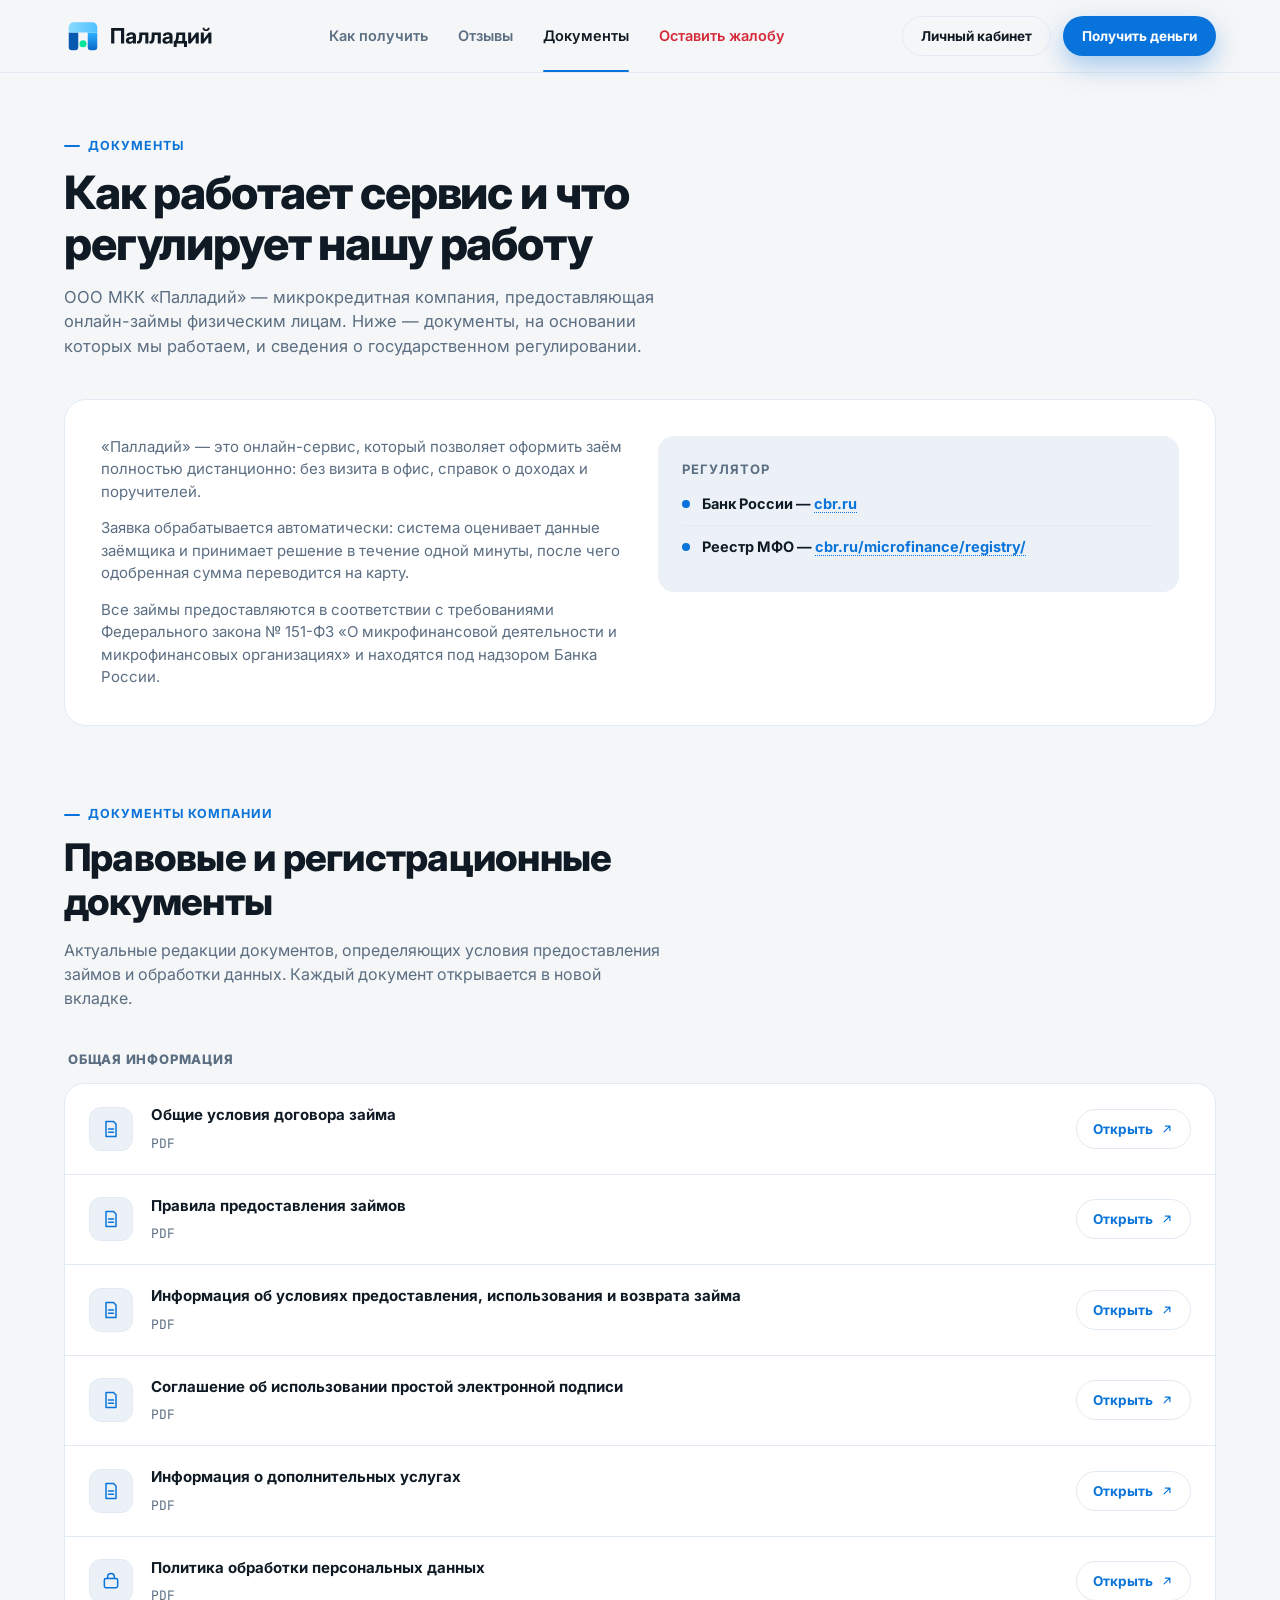
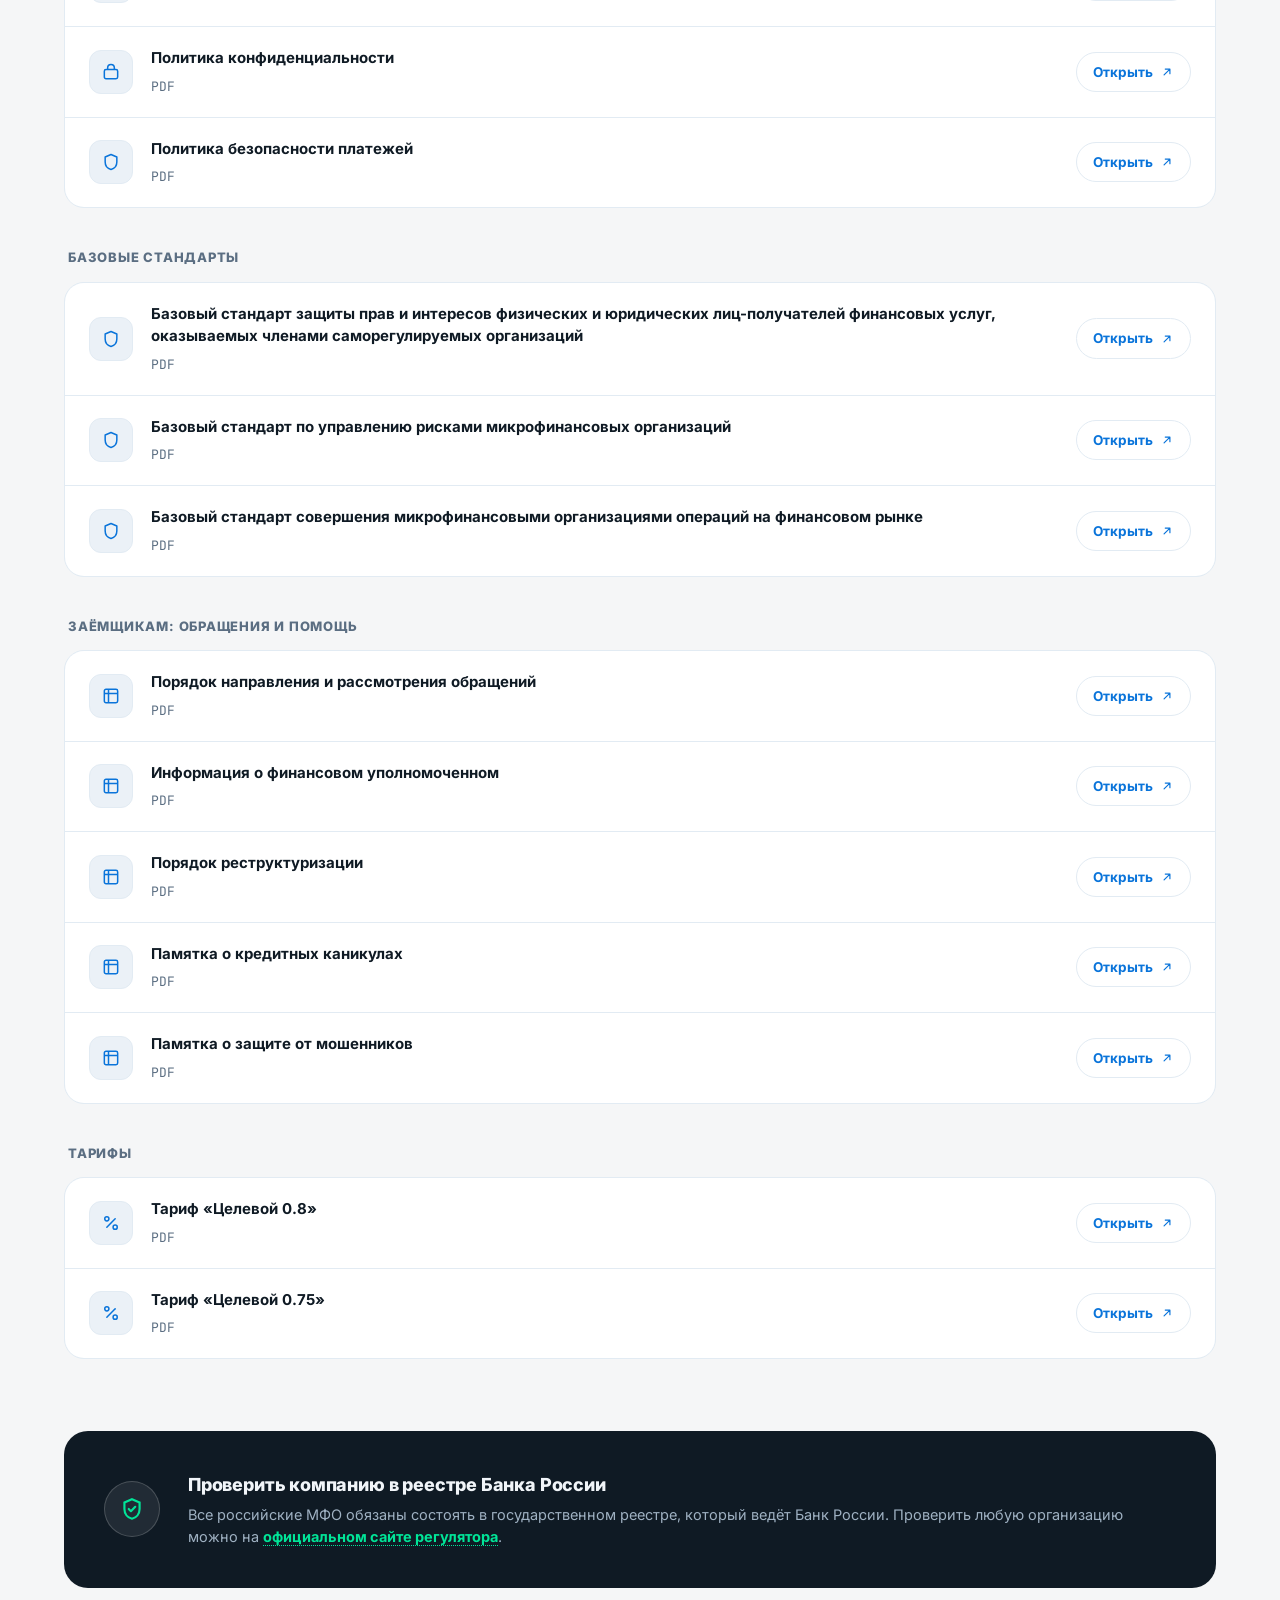
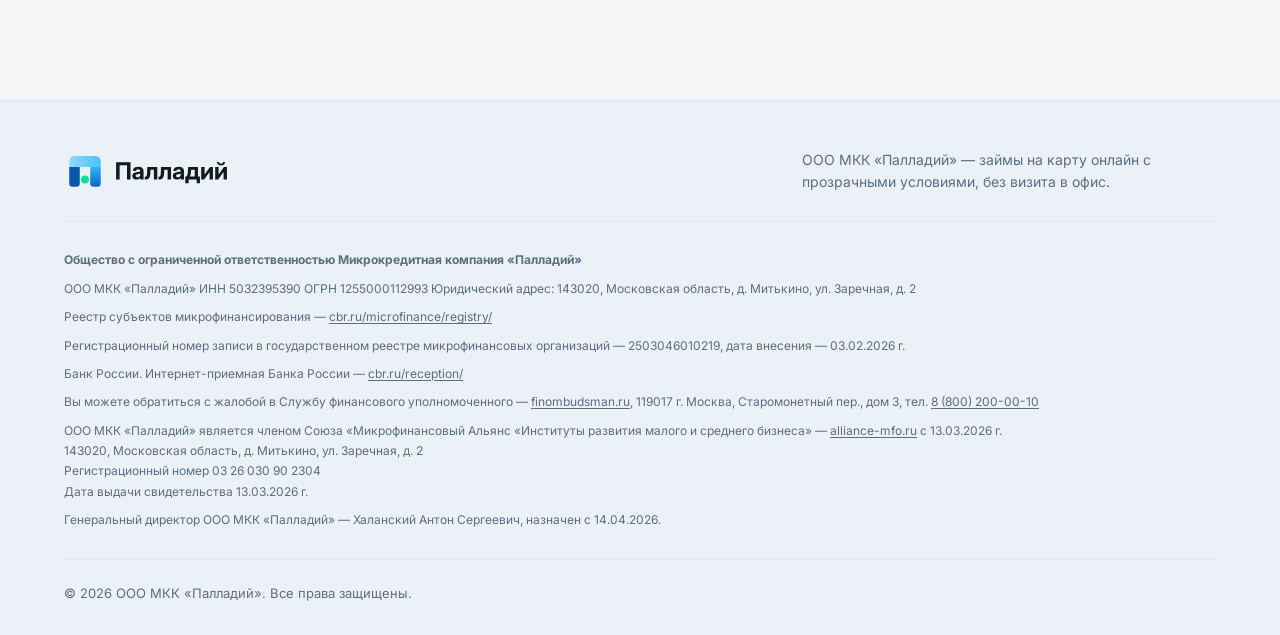
<file: documents.html>
<!DOCTYPE html>
<html lang="ru">
<head>
<meta charset="UTF-8">
<meta name="viewport" content="width=device-width, initial-scale=1">
<title>Документы — Палладий</title>
<meta name="description" content="Документы ООО МКК «Палладий»: устав, реестр МФО, общие условия договора займа, тарифы, политика обработки персональных данных.">
<link rel="preconnect" href="https://fonts.googleapis.com">
<link rel="preconnect" href="https://fonts.gstatic.com" crossorigin>
<link href="https://fonts.googleapis.com/css2?family=Inter:wght@400;500;600;700;800&family=JetBrains+Mono:wght@500;600;700&display=swap" rel="stylesheet">
<link rel="icon" type="image/svg+xml" href="favicon.svg">
<link rel="stylesheet" href="style.css">
</head>
<body class="page-sub">

<!-- shared logo (mark + wordmark); the wordmark takes its colour from the parent's `color` -->
<svg width="0" height="0" style="position:absolute" aria-hidden="true" focusable="false">
  <defs>
    <linearGradient id="pdG2" x1="0" y1="0" x2="0" y2="1">
      <stop offset="0" stop-color="#2DB4FF"/><stop offset="1" stop-color="#0A66C8"/>
    </linearGradient>
    <linearGradient id="pdL" x1="0" y1="0" x2="1" y2="0">
      <stop offset="0" stop-color="#8ADAFF"/><stop offset="1" stop-color="#4FC0FF"/>
    </linearGradient>
    <symbol id="pd-logo" viewBox="0 0 188 48">
      <g transform="scale(.75)">
        <g transform="translate(0 -3)">
  <path d="M8 29h16v25a5 5 0 0 1-5 5h-6a5 5 0 0 1-5-5z" fill="#0759B0"/>
  <path d="M40 29h16v25a5 5 0 0 1-5 5h-6a5 5 0 0 1-5-5z" fill="url(#pdG2)"/>
  <path d="M8 20a8 8 0 0 1 8-8h32a8 8 0 0 1 8 8v9H8z" fill="url(#pdL)"/>
  <circle cx="32" cy="48" r="6" fill="#00E598"/>
  </g>
      </g>
      <path transform="translate(58 33.6)" fill="currentColor" d="M18.02 -19.64V0H13.98V-16.2H5.58V0H1.54V-19.64Z M24.94 0.24Q23.54 0.24 22.46 -0.22Q21.37 -0.69 20.74 -1.63Q20.12 -2.57 20.12 -3.97Q20.12 -5.16 20.56 -5.96Q21 -6.75 21.76 -7.23Q22.52 -7.72 23.51 -7.97Q24.5 -8.22 25.58 -8.33Q26.86 -8.45 27.62 -8.57Q28.38 -8.69 28.71 -8.92Q29.05 -9.14 29.05 -9.6V-9.68Q29.05 -10.22 28.78 -10.63Q28.51 -11.03 28 -11.25Q27.49 -11.48 26.77 -11.48Q26.04 -11.48 25.49 -11.25Q24.94 -11.02 24.61 -10.62Q24.28 -10.22 24.21 -9.69L20.56 -9.82Q20.72 -11.23 21.5 -12.25Q22.29 -13.26 23.65 -13.82Q25.01 -14.37 26.86 -14.37Q28.23 -14.37 29.35 -14.06Q30.47 -13.74 31.27 -13.12Q32.06 -12.51 32.49 -11.61Q32.91 -10.71 32.91 -9.55V0H29.13V-1.98H29.06Q28.7 -1.3 28.14 -0.8Q27.59 -0.3 26.8 -0.03Q26.01 0.24 24.94 0.24ZM26.02 -2.47Q26.95 -2.47 27.64 -2.82Q28.33 -3.17 28.7 -3.77Q29.08 -4.37 29.08 -5.13V-6.57Q28.91 -6.47 28.61 -6.38Q28.32 -6.3 27.94 -6.22Q27.55 -6.14 27.12 -6.07Q26.69 -5.99 26.25 -5.93Q25.57 -5.83 25.03 -5.61Q24.49 -5.39 24.17 -5.01Q23.85 -4.64 23.85 -4.08Q23.85 -3.57 24.12 -3.21Q24.4 -2.85 24.88 -2.66Q25.37 -2.47 26.02 -2.47Z M34.3 0V-3.13H34.89Q35.43 -3.13 35.79 -3.33Q36.16 -3.53 36.38 -4.03Q36.61 -4.53 36.74 -5.4Q36.86 -6.28 36.92 -7.64L37.17 -14.1H48.62V0H44.72V-10.99H40.89L40.7 -6.97Q40.58 -4.49 40 -2.95Q39.42 -1.42 38.38 -0.71Q37.33 0 35.82 0Z M50 0V-3.13H50.59Q51.13 -3.13 51.5 -3.33Q51.86 -3.53 52.09 -4.03Q52.32 -4.53 52.44 -5.4Q52.57 -6.28 52.62 -7.64L52.87 -14.1H64.33V0H60.43V-10.99H56.6L56.4 -6.97Q56.29 -4.49 55.71 -2.95Q55.12 -1.42 54.08 -0.71Q53.04 0 51.52 0Z M71.14 0.24Q69.75 0.24 68.66 -0.22Q67.57 -0.69 66.95 -1.63Q66.32 -2.57 66.32 -3.97Q66.32 -5.16 66.76 -5.96Q67.2 -6.75 67.96 -7.23Q68.73 -7.72 69.71 -7.97Q70.7 -8.22 71.79 -8.33Q73.06 -8.45 73.82 -8.57Q74.58 -8.69 74.92 -8.92Q75.26 -9.14 75.26 -9.6V-9.68Q75.26 -10.22 74.98 -10.63Q74.71 -11.03 74.2 -11.25Q73.69 -11.48 72.97 -11.48Q72.24 -11.48 71.69 -11.25Q71.14 -11.02 70.82 -10.62Q70.49 -10.22 70.41 -9.69L66.77 -9.82Q66.92 -11.23 67.71 -12.25Q68.5 -13.26 69.86 -13.82Q71.21 -14.37 73.06 -14.37Q74.44 -14.37 75.55 -14.06Q76.67 -13.74 77.47 -13.12Q78.27 -12.51 78.69 -11.61Q79.12 -10.71 79.12 -9.55V0H75.33V-1.98H75.26Q74.9 -1.3 74.35 -0.8Q73.79 -0.3 73 -0.03Q72.22 0.24 71.14 0.24ZM72.22 -2.47Q73.16 -2.47 73.85 -2.82Q74.53 -3.17 74.91 -3.77Q75.28 -4.37 75.28 -5.13V-6.57Q75.11 -6.47 74.82 -6.38Q74.52 -6.3 74.14 -6.22Q73.76 -6.14 73.33 -6.07Q72.89 -5.99 72.45 -5.93Q71.78 -5.83 71.23 -5.61Q70.69 -5.39 70.37 -5.01Q70.06 -4.64 70.06 -4.08Q70.06 -3.57 70.33 -3.21Q70.6 -2.85 71.09 -2.66Q71.57 -2.47 72.22 -2.47Z M80.6 4.31V-3.23H81.74Q82.21 -3.55 82.52 -4.12Q82.84 -4.68 83.03 -5.45Q83.23 -6.23 83.35 -7.17Q83.48 -8.11 83.57 -9.19L83.97 -14.1H95.08V-3.23H97.35V4.31H93.61V0H84.42V4.31ZM85.68 -3.23H91.39V-10.94H87.28L87.13 -9.19Q86.99 -7.09 86.67 -5.62Q86.34 -4.16 85.68 -3.23Z M112.22 0H108.36V-8.45H108.32L102.17 0H98.82V-14.1H102.68V-5.69H102.72L108.81 -14.1H112.22Z M128.2 0H124.35V-8.45H124.3L118.15 0H114.81V-14.1H118.66V-5.69H118.7L124.79 -14.1H128.2ZM121.5 -15.84Q120.22 -15.84 119.2 -16.38Q118.17 -16.93 117.57 -17.85Q116.98 -18.78 116.98 -19.92H119.31Q119.31 -19.06 119.93 -18.51Q120.55 -17.96 121.5 -17.96Q122.45 -17.96 123.06 -18.51Q123.68 -19.06 123.68 -19.92H126.03Q126.03 -18.78 125.43 -17.86Q124.83 -16.93 123.81 -16.38Q122.79 -15.84 121.5 -15.84Z"/>
    </symbol>
  </defs>
</svg>

<!-- ============ HEADER ============ -->
<header>
  <div class="wrap nav-row">
    <a href="index.html" class="brand" aria-label="Палладий — на главную">
      <svg class="brand-logo" viewBox="0 0 188 48" role="img" aria-label="Палладий"><use href="#pd-logo"/></svg>
    </a>
    <nav class="main-nav">
      <a href="index.html#how">Как получить</a>
      <a href="index.html#reviews">Отзывы</a>
      <a href="documents.html" class="active">Документы</a>
      <a href="https://celfin.ru/complain/" class="nav-alert">Оставить жалобу</a>
    </nav>
    <div class="header-actions">
      <a class="btn btn-ghost btn-sm" href="https://celfin.ru/personal/">Личный кабинет</a>
      <a class="btn btn-primary btn-sm" href="https://celfin.ru/order/">Получить деньги</a>
      <button class="burger" id="burgerBtn" aria-label="Открыть меню"><span></span></button>
    </div>
  </div>
</header>

<div class="mobile-scrim" id="scrim"></div>
<div class="mobile-panel" id="mobilePanel">
  <button class="close-x" id="closePanel" aria-label="Закрыть меню">×</button>
  <nav>
    <a href="index.html#how">Как получить</a>
    <a href="index.html#reviews">Отзывы</a>
    <a href="documents.html" class="active">Документы</a>
    <a href="https://celfin.ru/complain/" class="nav-alert">Оставить жалобу</a>
  </nav>
  <a class="btn btn-primary btn-block" href="https://celfin.ru/order/">Получить деньги</a>
  <a class="btn btn-ghost btn-block" href="https://celfin.ru/personal/">Личный кабинет</a>
</div>

<main>
<!-- ============ PAGE HERO ============ -->
<section class="page-hero">
  <div class="wrap">
    <span class="eyebrow">Документы</span>
    <h1>Как работает сервис и что регулирует нашу работу</h1>
    <p>ООО МКК «Палладий» — микрокредитная компания, предоставляющая онлайн-займы физическим лицам. Ниже — документы, на основании которых мы работаем, и сведения о государственном регулировании.</p>
  </div>
</section>

<!-- ============ ABOUT ============ -->
<section>
  <div class="wrap">
    <div class="about-card">
      <div>
        <p>«Палладий» — это онлайн-сервис, который позволяет оформить заём полностью дистанционно: без визита в офис, справок о доходах и поручителей.</p>
        <p>Заявка обрабатывается автоматически: система оценивает данные заёмщика и принимает решение в течение одной минуты, после чего одобренная сумма переводится на карту.</p>
        <p>Все займы предоставляются в соответствии с требованиями Федерального закона № 151-ФЗ «О микрофинансовой деятельности и микрофинансовых организациях» и находятся под надзором Банка России.</p>
      </div>
      <div class="about-side">
        <h4>Регулятор</h4>
        <div class="partner-row">
          <span class="partner-dot"></span>
          <span>Банк России — <a href="https://www.cbr.ru/" target="_blank" rel="noopener">cbr.ru</a></span>
        </div>
        <div class="partner-row">
          <span class="partner-dot"></span>
          <span>Реестр МФО — <a href="https://www.cbr.ru/microfinance/registry/" target="_blank" rel="noopener">cbr.ru/microfinance/registry/</a></span>
        </div>
      </div>
    </div>
  </div>
</section>

<!-- ============ DOCUMENTS LIST ============ -->
<section id="docs">
  <div class="wrap">
    <div class="section-head">
      <span class="eyebrow">Документы компании</span>
      <h2>Правовые и регистрационные документы</h2>
      <p>Актуальные редакции документов, определяющих условия предоставления займов и обработки данных. Каждый документ открывается в новой вкладке.</p>
    </div>

    <div class="doc-group">
      <div class="doc-group-title">Общая информация</div>
      <div class="doc-list">
        <div class="doc-row">
          <span class="doc-icon" aria-hidden="true"><svg viewBox="0 0 24 24" fill="none"><path d="M6 3h9l3 3v15H6V3z" stroke="currentColor" stroke-width="1.8" stroke-linejoin="round"/><path d="M9 12h6M9 16h6" stroke="currentColor" stroke-width="1.8" stroke-linecap="round"/></svg></span>
          <div class="doc-info"><h4>Общие условия договора займа</h4><span>PDF</span></div>
          <a class="doc-dl" href="docs/01.Общие_условия_займа.pdf" target="_blank" rel="noopener">Открыть <svg viewBox="0 0 24 24" fill="none" aria-hidden="true"><path d="M7 17L17 7M9 7h8v8" stroke="currentColor" stroke-width="2" stroke-linecap="round" stroke-linejoin="round"/></svg></a>
        </div>
        <div class="doc-row">
          <span class="doc-icon" aria-hidden="true"><svg viewBox="0 0 24 24" fill="none"><path d="M6 3h9l3 3v15H6V3z" stroke="currentColor" stroke-width="1.8" stroke-linejoin="round"/><path d="M9 12h6M9 16h6" stroke="currentColor" stroke-width="1.8" stroke-linecap="round"/></svg></span>
          <div class="doc-info"><h4>Правила предоставления займов</h4><span>PDF</span></div>
          <a class="doc-dl" href="docs/02.Правила_предоставления_займов.pdf" target="_blank" rel="noopener">Открыть <svg viewBox="0 0 24 24" fill="none" aria-hidden="true"><path d="M7 17L17 7M9 7h8v8" stroke="currentColor" stroke-width="2" stroke-linecap="round" stroke-linejoin="round"/></svg></a>
        </div>
        <div class="doc-row">
          <span class="doc-icon" aria-hidden="true"><svg viewBox="0 0 24 24" fill="none"><path d="M6 3h9l3 3v15H6V3z" stroke="currentColor" stroke-width="1.8" stroke-linejoin="round"/><path d="M9 12h6M9 16h6" stroke="currentColor" stroke-width="1.8" stroke-linecap="round"/></svg></span>
          <div class="doc-info"><h4>Информация об условиях предоставления, использования и возврата займа</h4><span>PDF</span></div>
          <a class="doc-dl" href="docs/03.Информация_об_условиях_займа.pdf" target="_blank" rel="noopener">Открыть <svg viewBox="0 0 24 24" fill="none" aria-hidden="true"><path d="M7 17L17 7M9 7h8v8" stroke="currentColor" stroke-width="2" stroke-linecap="round" stroke-linejoin="round"/></svg></a>
        </div>
        <div class="doc-row">
          <span class="doc-icon" aria-hidden="true"><svg viewBox="0 0 24 24" fill="none"><path d="M6 3h9l3 3v15H6V3z" stroke="currentColor" stroke-width="1.8" stroke-linejoin="round"/><path d="M9 12h6M9 16h6" stroke="currentColor" stroke-width="1.8" stroke-linecap="round"/></svg></span>
          <div class="doc-info"><h4>Соглашение об использовании простой электронной подписи</h4><span>PDF</span></div>
          <a class="doc-dl" href="docs/Соглашение%20ПЭП%20Палладий.pdf" target="_blank" rel="noopener">Открыть <svg viewBox="0 0 24 24" fill="none" aria-hidden="true"><path d="M7 17L17 7M9 7h8v8" stroke="currentColor" stroke-width="2" stroke-linecap="round" stroke-linejoin="round"/></svg></a>
        </div>
        <div class="doc-row">
          <span class="doc-icon" aria-hidden="true"><svg viewBox="0 0 24 24" fill="none"><path d="M6 3h9l3 3v15H6V3z" stroke="currentColor" stroke-width="1.8" stroke-linejoin="round"/><path d="M9 12h6M9 16h6" stroke="currentColor" stroke-width="1.8" stroke-linecap="round"/></svg></span>
          <div class="doc-info"><h4>Информация о дополнительных услугах</h4><span>PDF</span></div>
          <a class="doc-dl" href="docs/17.Информация_о_дополнительных_услугах.pdf" target="_blank" rel="noopener">Открыть <svg viewBox="0 0 24 24" fill="none" aria-hidden="true"><path d="M7 17L17 7M9 7h8v8" stroke="currentColor" stroke-width="2" stroke-linecap="round" stroke-linejoin="round"/></svg></a>
        </div>
        <div class="doc-row">
          <span class="doc-icon" aria-hidden="true"><svg viewBox="0 0 24 24" fill="none"><rect x="4" y="9" width="16" height="11" rx="2" stroke="currentColor" stroke-width="1.8"/><path d="M8 9V7a4 4 0 018 0v2" stroke="currentColor" stroke-width="1.8"/></svg></span>
          <div class="doc-info"><h4>Политика обработки персональных данных</h4><span>PDF</span></div>
          <a class="doc-dl" href="docs/06.Политика_обработки_персональных_данных.pdf" target="_blank" rel="noopener">Открыть <svg viewBox="0 0 24 24" fill="none" aria-hidden="true"><path d="M7 17L17 7M9 7h8v8" stroke="currentColor" stroke-width="2" stroke-linecap="round" stroke-linejoin="round"/></svg></a>
        </div>
        <div class="doc-row">
          <span class="doc-icon" aria-hidden="true"><svg viewBox="0 0 24 24" fill="none"><rect x="4" y="9" width="16" height="11" rx="2" stroke="currentColor" stroke-width="1.8"/><path d="M8 9V7a4 4 0 018 0v2" stroke="currentColor" stroke-width="1.8"/></svg></span>
          <div class="doc-info"><h4>Политика конфиденциальности</h4><span>PDF</span></div>
          <a class="doc-dl" href="docs/07.Политика_конфиденциальности.pdf" target="_blank" rel="noopener">Открыть <svg viewBox="0 0 24 24" fill="none" aria-hidden="true"><path d="M7 17L17 7M9 7h8v8" stroke="currentColor" stroke-width="2" stroke-linecap="round" stroke-linejoin="round"/></svg></a>
        </div>
        <div class="doc-row">
          <span class="doc-icon" aria-hidden="true"><svg viewBox="0 0 24 24" fill="none"><path d="M12 3l7 3v6c0 4.5-3 8-7 9-4-1-7-4.5-7-9V6l7-3z" stroke="currentColor" stroke-width="1.8" stroke-linejoin="round"/></svg></span>
          <div class="doc-info"><h4>Политика безопасности платежей</h4><span>PDF</span></div>
          <a class="doc-dl" href="docs/08.Безопасность_платежей.pdf" target="_blank" rel="noopener">Открыть <svg viewBox="0 0 24 24" fill="none" aria-hidden="true"><path d="M7 17L17 7M9 7h8v8" stroke="currentColor" stroke-width="2" stroke-linecap="round" stroke-linejoin="round"/></svg></a>
        </div>
      </div>
    </div>

    <div class="doc-group">
      <div class="doc-group-title">Базовые стандарты</div>
      <div class="doc-list">
        <div class="doc-row">
          <span class="doc-icon" aria-hidden="true"><svg viewBox="0 0 24 24" fill="none"><path d="M12 3l7 3v6c0 4.5-3 8-7 9-4-1-7-4.5-7-9V6l7-3z" stroke="currentColor" stroke-width="1.8" stroke-linejoin="round"/></svg></span>
          <div class="doc-info"><h4>Базовый стандарт защиты прав и интересов физических и юридических лиц-получателей финансовых услуг, оказываемых членами саморегулируемых организаций</h4><span>PDF</span></div>
          <a class="doc-dl" href="docs/Базовый_стандарт_защиты_прав_07.05.2026.pdf" target="_blank" rel="noopener">Открыть <svg viewBox="0 0 24 24" fill="none" aria-hidden="true"><path d="M7 17L17 7M9 7h8v8" stroke="currentColor" stroke-width="2" stroke-linecap="round" stroke-linejoin="round"/></svg></a>
        </div>
        <div class="doc-row">
          <span class="doc-icon" aria-hidden="true"><svg viewBox="0 0 24 24" fill="none"><path d="M12 3l7 3v6c0 4.5-3 8-7 9-4-1-7-4.5-7-9V6l7-3z" stroke="currentColor" stroke-width="1.8" stroke-linejoin="round"/></svg></span>
          <div class="doc-info"><h4>Базовый стандарт по управлению рисками микрофинансовых организаций</h4><span>PDF</span></div>
          <a class="doc-dl" href="docs/Базовый_стандарт_рисков_МФО_27.07.2017.pdf" target="_blank" rel="noopener">Открыть <svg viewBox="0 0 24 24" fill="none" aria-hidden="true"><path d="M7 17L17 7M9 7h8v8" stroke="currentColor" stroke-width="2" stroke-linecap="round" stroke-linejoin="round"/></svg></a>
        </div>
        <div class="doc-row">
          <span class="doc-icon" aria-hidden="true"><svg viewBox="0 0 24 24" fill="none"><path d="M12 3l7 3v6c0 4.5-3 8-7 9-4-1-7-4.5-7-9V6l7-3z" stroke="currentColor" stroke-width="1.8" stroke-linejoin="round"/></svg></span>
          <div class="doc-info"><h4>Базовый стандарт совершения микрофинансовыми организациями операций на финансовом рынке</h4><span>PDF</span></div>
          <a class="doc-dl" href="docs/Базовый_стандарт_операций_МФО_24.04.2025.pdf" target="_blank" rel="noopener">Открыть <svg viewBox="0 0 24 24" fill="none" aria-hidden="true"><path d="M7 17L17 7M9 7h8v8" stroke="currentColor" stroke-width="2" stroke-linecap="round" stroke-linejoin="round"/></svg></a>
        </div>
      </div>
    </div>

    <div class="doc-group">
      <div class="doc-group-title">Заёмщикам: обращения и помощь</div>
      <div class="doc-list">
        <div class="doc-row">
          <span class="doc-icon" aria-hidden="true"><svg viewBox="0 0 24 24" fill="none"><rect x="4" y="4" width="16" height="16" rx="2" stroke="currentColor" stroke-width="1.8"/><path d="M4 9h16M9 4v16" stroke="currentColor" stroke-width="1.8"/></svg></span>
          <div class="doc-info"><h4>Порядок направления и рассмотрения обращений</h4><span>PDF</span></div>
          <a class="doc-dl" href="docs/10.Порядок_направления_и_рассмотрения_обращений.pdf" target="_blank" rel="noopener">Открыть <svg viewBox="0 0 24 24" fill="none" aria-hidden="true"><path d="M7 17L17 7M9 7h8v8" stroke="currentColor" stroke-width="2" stroke-linecap="round" stroke-linejoin="round"/></svg></a>
        </div>
        <div class="doc-row">
          <span class="doc-icon" aria-hidden="true"><svg viewBox="0 0 24 24" fill="none"><rect x="4" y="4" width="16" height="16" rx="2" stroke="currentColor" stroke-width="1.8"/><path d="M4 9h16M9 4v16" stroke="currentColor" stroke-width="1.8"/></svg></span>
          <div class="doc-info"><h4>Информация о финансовом уполномоченном</h4><span>PDF</span></div>
          <a class="doc-dl" href="docs/11.Информация_о_финансовом_уполномоченном.pdf" target="_blank" rel="noopener">Открыть <svg viewBox="0 0 24 24" fill="none" aria-hidden="true"><path d="M7 17L17 7M9 7h8v8" stroke="currentColor" stroke-width="2" stroke-linecap="round" stroke-linejoin="round"/></svg></a>
        </div>
        <div class="doc-row">
          <span class="doc-icon" aria-hidden="true"><svg viewBox="0 0 24 24" fill="none"><rect x="4" y="4" width="16" height="16" rx="2" stroke="currentColor" stroke-width="1.8"/><path d="M4 9h16M9 4v16" stroke="currentColor" stroke-width="1.8"/></svg></span>
          <div class="doc-info"><h4>Порядок реструктуризации</h4><span>PDF</span></div>
          <a class="doc-dl" href="docs/09.Порядок_реструктуризации.pdf" target="_blank" rel="noopener">Открыть <svg viewBox="0 0 24 24" fill="none" aria-hidden="true"><path d="M7 17L17 7M9 7h8v8" stroke="currentColor" stroke-width="2" stroke-linecap="round" stroke-linejoin="round"/></svg></a>
        </div>
        <div class="doc-row">
          <span class="doc-icon" aria-hidden="true"><svg viewBox="0 0 24 24" fill="none"><rect x="4" y="4" width="16" height="16" rx="2" stroke="currentColor" stroke-width="1.8"/><path d="M4 9h16M9 4v16" stroke="currentColor" stroke-width="1.8"/></svg></span>
          <div class="doc-info"><h4>Памятка о кредитных каникулах</h4><span>PDF</span></div>
          <a class="doc-dl" href="docs/12.Памятка_о_кредитных_каникулах.pdf" target="_blank" rel="noopener">Открыть <svg viewBox="0 0 24 24" fill="none" aria-hidden="true"><path d="M7 17L17 7M9 7h8v8" stroke="currentColor" stroke-width="2" stroke-linecap="round" stroke-linejoin="round"/></svg></a>
        </div>
        <div class="doc-row">
          <span class="doc-icon" aria-hidden="true"><svg viewBox="0 0 24 24" fill="none"><rect x="4" y="4" width="16" height="16" rx="2" stroke="currentColor" stroke-width="1.8"/><path d="M4 9h16M9 4v16" stroke="currentColor" stroke-width="1.8"/></svg></span>
          <div class="doc-info"><h4>Памятка о защите от мошенников</h4><span>PDF</span></div>
          <a class="doc-dl" href="docs/13.Памятка_о_защите_от_мошенников.pdf" target="_blank" rel="noopener">Открыть <svg viewBox="0 0 24 24" fill="none" aria-hidden="true"><path d="M7 17L17 7M9 7h8v8" stroke="currentColor" stroke-width="2" stroke-linecap="round" stroke-linejoin="round"/></svg></a>
        </div>
      </div>
    </div>

    <div class="doc-group">
      <div class="doc-group-title">Тарифы</div>
      <div class="doc-list">
        <div class="doc-row">
          <span class="doc-icon" aria-hidden="true"><svg viewBox="0 0 24 24" fill="none"><circle cx="7" cy="7" r="2.5" stroke="currentColor" stroke-width="1.8"/><circle cx="17" cy="17" r="2.5" stroke="currentColor" stroke-width="1.8"/><path d="M17 7L7 17" stroke="currentColor" stroke-width="1.8" stroke-linecap="round"/></svg></span>
          <div class="doc-info"><h4>Тариф «Целевой 0.8»</h4><span>PDF</span></div>
          <a class="doc-dl" href="docs/04.Тариф_IL_0_8.pdf" target="_blank" rel="noopener">Открыть <svg viewBox="0 0 24 24" fill="none" aria-hidden="true"><path d="M7 17L17 7M9 7h8v8" stroke="currentColor" stroke-width="2" stroke-linecap="round" stroke-linejoin="round"/></svg></a>
        </div>
        <div class="doc-row">
          <span class="doc-icon" aria-hidden="true"><svg viewBox="0 0 24 24" fill="none"><circle cx="7" cy="7" r="2.5" stroke="currentColor" stroke-width="1.8"/><circle cx="17" cy="17" r="2.5" stroke="currentColor" stroke-width="1.8"/><path d="M17 7L7 17" stroke="currentColor" stroke-width="1.8" stroke-linecap="round"/></svg></span>
          <div class="doc-info"><h4>Тариф «Целевой 0.75»</h4><span>PDF</span></div>
          <a class="doc-dl" href="docs/05.Тариф_IL_0_75.pdf" target="_blank" rel="noopener">Открыть <svg viewBox="0 0 24 24" fill="none" aria-hidden="true"><path d="M7 17L17 7M9 7h8v8" stroke="currentColor" stroke-width="2" stroke-linecap="round" stroke-linejoin="round"/></svg></a>
        </div>
      </div>
    </div>
  </div>
</section>

<!-- ============ REGISTRY BAND ============ -->
<section>
  <div class="wrap">
    <div class="registry-band">
      <span class="reg-icon" aria-hidden="true"><svg viewBox="0 0 24 24" fill="none"><path d="M12 3l7 3v6c0 4.5-3 8-7 9-4-1-7-4.5-7-9V6l7-3z" stroke="currentColor" stroke-width="2"/><path d="M9 12l2 2 4-4" stroke="currentColor" stroke-width="2" stroke-linecap="round" stroke-linejoin="round"/></svg></span>
      <div class="reg-text">
        <h3>Проверить компанию в реестре Банка России</h3>
        <p>Все российские МФО обязаны состоять в государственном реестре, который ведёт Банк России. Проверить любую организацию можно на <a href="https://www.cbr.ru/microfinance/registry/" target="_blank" rel="noopener">официальном сайте регулятора</a>.</p>
      </div>
    </div>
  </div>
</section>
</main>

<!-- ============ FOOTER ============ -->
<footer>
  <div class="wrap">
    <div class="footer-top">
      <div class="footer-brand">
        <div class="brand">
          <svg class="brand-logo" viewBox="0 0 188 48" role="img" aria-label="Палладий"><use href="#pd-logo"/></svg>
        </div>
        <p>ООО МКК «Палладий» — займы на карту онлайн с прозрачными условиями, без визита в офис.</p>
      </div>
    </div>

    <div class="legal-block">
      <p><b>Общество с ограниченной ответственностью Микрокредитная компания «Палладий»</b></p>
      <p>ООО МКК «Палладий» ИНН 5032395390 ОГРН 1255000112993 Юридический адрес: 143020, Московская область, д.&nbsp;Митькино, ул.&nbsp;Заречная, д.&nbsp;2</p>
      <p>Реестр субъектов микрофинансирования — <a href="https://cbr.ru/microfinance/registry/" target="_blank" rel="noopener">cbr.ru/microfinance/registry/</a></p>
      <p>Регистрационный номер записи в государственном реестре микрофинансовых организаций — 2503046010219, дата внесения — 03.02.2026&nbsp;г.</p>
      <p>Банк России. Интернет-приемная Банка России — <a href="https://cbr.ru/reception/" target="_blank" rel="noopener">cbr.ru/reception/</a></p>
      <p>Вы можете обратиться с жалобой в Службу финансового уполномоченного — <a href="https://finombudsman.ru/" target="_blank" rel="noopener">finombudsman.ru</a>, 119017 г.&nbsp;Москва, Старомонетный пер., дом&nbsp;3, тел. <a href="tel:88002000010">8&nbsp;(800)&nbsp;200-00-10</a></p>
      <p>ООО МКК «Палладий» является членом Союза «Микрофинансовый Альянс «Институты развития малого и среднего бизнеса» — <a href="https://alliance-mfo.ru/" target="_blank" rel="noopener">alliance-mfo.ru</a> с 13.03.2026&nbsp;г.<br>
      143020, Московская область, д.&nbsp;Митькино, ул.&nbsp;Заречная, д.&nbsp;2<br>
      Регистрационный номер 03 26 030 90 2304<br>
      Дата выдачи свидетельства 13.03.2026&nbsp;г.</p>
      <p>Генеральный директор ООО МКК «Палладий» — Халанский Антон Сергеевич, назначен с 14.04.2026.</p>
    </div>

    <div class="footer-bottom">
      <span>© 2026 ООО МКК «Палладий». Все права защищены.</span>
    </div>
  </div>
</footer>

<script>
(function(){
  var burger = document.getElementById('burgerBtn');
  var panel = document.getElementById('mobilePanel');
  var scrim = document.getElementById('scrim');
  var closeBtn = document.getElementById('closePanel');
  function openPanel(){ panel.classList.add('open'); scrim.classList.add('open'); }
  function closePanel(){ panel.classList.remove('open'); scrim.classList.remove('open'); }
  burger.addEventListener('click', openPanel);
  closeBtn.addEventListener('click', closePanel);
  scrim.addEventListener('click', closePanel);
  panel.querySelectorAll('a').forEach(function(a){ a.addEventListener('click', closePanel); });
})();
</script>

</body>
</html>
</file>
<file: style.css>
/* ================================================================
   ООО МКК «ПАЛЛАДИЙ» — design concept
   Light theme only. Palette: azure blue + deep navy + cool greys (banki.ru-style) · mint accent
   Font: Inter (+ JetBrains Mono for figures)
   ================================================================ */
*{box-sizing:border-box; margin:0; padding:0;}
html{scroll-behavior:smooth;}

:root{
  /* brand constants  */
  --azure:#009BFF;
  --brand:#0973DC;
  --brand-dark:#0759B0;
  --brand-soft:#009BFF1f;
  --mint:#00E598;
  --ink-const:#0F1A24;
  --paper-const:#F1F5F9;
  --section-gap:112px;
  --alert:#D42A3A;
  --alert-dark:#B21F2E;

  /* theme-aware tokens (light default) */
  --bg:#F5F6F7;
  --surface:#FFFFFF;
  --surface-2:#EBF1F7;
  --text:#0F1A24;
  --text-muted:#5B6E82;
  --border:#E2EBF3;
  --header-bg:rgba(245,246,247,0.86);
  --accent:#0A74DA;
  --shadow:0 20px 50px rgba(15,26,36,0.08);
  --shadow-lg:0 30px 70px rgba(15,26,36,0.15);
  color-scheme:light;
}

body{
  font-family:'Inter', system-ui, -apple-system, 'Segoe UI', sans-serif;
  background:var(--bg); color:var(--text);
  -webkit-font-smoothing:antialiased; line-height:1.5;
  transition:background .2s ease, color .2s ease;
}
img{max-width:100%; display:block;}
a{color:inherit; text-decoration:none;}
button{font-family:inherit; cursor:pointer;}
.mono{font-family:'JetBrains Mono', monospace; font-variant-numeric:tabular-nums;}
.sr-only{position:absolute; width:1px; height:1px; overflow:hidden; clip:rect(0 0 0 0); white-space:nowrap;}
:focus-visible{outline:2px solid var(--accent); outline-offset:3px;}

.wrap{max-width:1200px; margin:0 auto; padding:0 24px;}

/* consistent vertical rhythm between top-level sections */
main > section{margin-top:var(--section-gap);}
main > section:first-child{margin-top:0;}

.eyebrow{
  display:inline-flex; align-items:center; gap:8px; font-size:12.5px; font-weight:700;
  text-transform:uppercase; letter-spacing:.08em; color:var(--accent);
}
.eyebrow::before{content:''; width:16px; height:2px; background:var(--accent); border-radius:2px;}

.section-head{max-width:600px; margin-bottom:40px;}
.section-head h2{font-size:clamp(26px,3vw,38px); font-weight:800; margin-top:12px; line-height:1.15; letter-spacing:-.02em;}
.section-head p{margin-top:14px; color:var(--text-muted); font-size:16px;}

/* ================================================================
   BUTTONS
   ================================================================ */
.btn{
  display:inline-flex; align-items:center; justify-content:center; gap:8px;
  height:50px; padding:0 26px; border-radius:999px; font-weight:700; font-size:15px;
  border:1.5px solid transparent; transition:.15s; white-space:nowrap;
}
.btn-primary{background:var(--brand); color:#fff; box-shadow:0 10px 26px rgba(9,115,220,0.34);}
.btn-primary:hover{background:var(--brand-dark);}
.btn-ghost{background:transparent; border-color:var(--border); color:var(--text);}
.btn-ghost:hover{border-color:var(--accent); color:var(--accent);}
.btn-block{width:100%;}
.btn-sm{height:40px; padding:0 18px; font-size:13.5px;}

/* ================================================================
   HEADER
   ================================================================ */
header{
  position:sticky; top:0; z-index:50; background:var(--header-bg);
  backdrop-filter:blur(14px); -webkit-backdrop-filter:blur(14px);
  border-bottom:1px solid var(--border);
}
.nav-row{display:flex; align-items:center; justify-content:space-between; padding-top:16px; padding-bottom:16px; gap:20px;}
.brand{display:flex; align-items:center;}
.brand-logo{height:38px; width:auto; display:block; color:var(--text);}
footer .brand-logo{height:42px;}

.main-nav{display:flex; align-items:center; gap:30px;}
.main-nav a{font-size:14.5px; font-weight:600; color:var(--text-muted); transition:color .15s; white-space:nowrap;}
.main-nav a{position:relative;}
.main-nav a:hover, .main-nav a.active{color:var(--text);}
.main-nav a.active::after{content:''; position:absolute; left:0; right:0; bottom:-25px; height:2px; background:var(--accent); border-radius:2px;}
/* "Оставить жалобу" — red link */
.main-nav a.nav-alert, .mobile-panel nav a.nav-alert{color:var(--alert);}
.main-nav a.nav-alert:hover, .main-nav a.nav-alert.active{color:var(--alert-dark);}
.main-nav a.nav-alert.active::after{background:var(--alert);}

.header-actions{display:flex; align-items:center; gap:12px;}
.brand{flex-shrink:0;}

.burger{display:none; width:40px; height:40px; border-radius:10px; border:1.5px solid var(--border); background:var(--surface); align-items:center; justify-content:center; flex-shrink:0; position:relative;}
.burger span{position:absolute; left:50%; top:50%; width:18px; height:2px; margin:-1px 0 0 -9px; background:var(--text); border-radius:2px;}
.burger span::before, .burger span::after{content:''; position:absolute; left:0; width:18px; height:2px; background:var(--text); border-radius:2px;}
.burger span::before{top:-6px;} .burger span::after{top:6px;}

.mobile-scrim{position:fixed; inset:0; background:rgba(0,0,0,0.45); opacity:0; pointer-events:none; transition:opacity .25s; z-index:60;}
.mobile-scrim.open{opacity:1; pointer-events:auto;}
.mobile-panel{
  position:fixed; top:0; right:0; bottom:0; width:min(320px,86vw); background:var(--surface);
  z-index:70; padding:26px 22px; transform:translateX(100%); transition:transform .3s ease;
  display:none; flex-direction:column; gap:22px; box-shadow:var(--shadow-lg);
}
.mobile-panel.open{transform:translateX(0);}
.close-x{align-self:flex-end; width:36px; height:36px; border-radius:10px; border:1.5px solid var(--border); background:none; color:var(--text); font-size:20px;}
.mobile-panel nav{display:flex; flex-direction:column; gap:4px;}
.mobile-panel nav a{padding:13px 4px; font-weight:700; font-size:16px; border-bottom:1px solid var(--border);}

/* ================================================================
   HERO — banner with the calculator inside it
   ================================================================ */
.hero{position:relative; padding-top:40px;}
.hero-banner-wrap{position:relative;}
.banner-photo-wide{
  position:relative; border-radius:26px; overflow:hidden; box-shadow:var(--shadow-lg); aspect-ratio:2/1;
  background:var(--surface-2);
}
.banner-photo-wide img{width:100%; height:100%; object-fit:cover; object-position:0% center; display:block;}

/* calculator card — same anatomy as the Yena calculator */
.calc-card{
  background:var(--surface); border-radius:24px; border:1px solid var(--border);
  box-shadow:var(--shadow); padding:30px 28px 28px; position:relative;
  display:flex; flex-direction:column;
}
.calc-card.calc-card-float{
  width:clamp(300px, calc(34% - 12px), 384px); max-width:calc(100% - 32px); position:absolute; top:50%; right:16px; transform:translateY(-50%);
  z-index:2; box-shadow:0 24px 60px rgba(15,26,36,0.30);
  padding:26px 28px 24px;
}
.calc-top{display:flex; align-items:flex-start; justify-content:space-between; margin-bottom:20px;}
.calc-top h3{font-size:15px; font-weight:700;}
.calc-top p{font-size:13px; color:var(--text-muted); margin-top:4px;}
.calc-card.calc-card-float .calc-top{margin-bottom:16px;}

.field-block{margin-bottom:26px;}
.calc-card.calc-card-float .field-block{margin-bottom:20px;}
.field-label-row{display:flex; align-items:baseline; justify-content:space-between; margin-bottom:10px;}
.field-label-row .label{font-size:13.5px; font-weight:700; color:var(--text-muted);}
.field-label-row .value{font-family:'JetBrains Mono', monospace; font-weight:700; font-size:24px; color:var(--text);}
.field-label-row .value .unit{font-size:14px; color:var(--text-muted); font-weight:600; margin-left:2px;}

input[type=range]{
  -webkit-appearance:none; appearance:none; width:100%; height:6px; border-radius:999px;
  background:linear-gradient(90deg, var(--accent) 0%, var(--accent) var(--fill,50%), var(--surface-2) var(--fill,50%), var(--surface-2) 100%);
  outline:none;
}
input[type=range]::-webkit-slider-thumb{
  -webkit-appearance:none; appearance:none; width:26px; height:26px; border-radius:50%;
  background:#fff; border:4px solid var(--accent); box-shadow:0 4px 10px rgba(0,0,0,0.2); cursor:pointer;
}
input[type=range]::-moz-range-thumb{
  width:26px; height:26px; border-radius:50%; background:#fff; border:4px solid var(--accent);
  box-shadow:0 4px 10px rgba(0,0,0,0.2); cursor:pointer;
}
input[type=range]::-moz-range-track{height:6px; border-radius:999px; background:var(--surface-2);}
.range-ticks{display:flex; justify-content:space-between; margin-top:8px; font-size:11.5px; color:var(--text-muted); font-family:'JetBrains Mono', monospace;}

.term-toggle{display:grid; grid-template-columns:1fr 1fr; gap:10px;}
.term-btn{
  border:1.5px solid var(--border); background:var(--surface-2); color:var(--text);
  border-radius:14px; padding:13px 10px; font-weight:700; font-size:14.5px;
  text-align:center; transition:background .15s, border-color .15s, color .15s;
}
.term-btn:hover{border-color:var(--text);}
.term-btn.active{background:var(--brand); border-color:var(--brand); color:#fff;}

.calc-cta{margin-top:24px;}
.calc-card.calc-card-float .calc-cta{margin-top:20px;}

/* ================================================================
   BENEFITS
   ================================================================ */
.benefits-grid{display:grid; grid-template-columns:repeat(4,1fr); gap:20px;}
.benefit-card{
  background:var(--surface); border:1px solid var(--border); border-radius:20px; padding:26px 24px;
  transition:transform .2s, box-shadow .2s;
}
.benefit-card:hover{transform:translateY(-4px); box-shadow:var(--shadow);}
.benefit-ic{width:48px; height:48px; border-radius:14px; background:var(--brand-soft); display:flex; align-items:center; justify-content:center; margin-bottom:18px;}
.benefit-ic svg{width:24px; height:24px; color:var(--accent);}
.benefit-card h4{font-size:16px; font-weight:800; margin-bottom:8px; letter-spacing:-.01em;}
.benefit-card p{font-size:14px; color:var(--text-muted); line-height:1.55;}

/* ================================================================
   STEPS
   ================================================================ */
.steps-wrap{background:var(--surface-2); padding:80px 0;}
.steps{display:grid; grid-template-columns:repeat(3,1fr); gap:20px;}
.step{position:relative; padding:30px 26px; background:var(--surface); border-radius:20px; border:1px solid var(--border);}
.step-num{
  font-family:'JetBrains Mono', monospace; font-size:13px; font-weight:700; color:var(--accent);
  display:flex; align-items:center; gap:8px; margin-bottom:16px;
}
.step-num::before{content:''; width:30px; height:1px; background:var(--border);}
.step h4{font-size:17px; font-weight:800; margin-bottom:8px; letter-spacing:-.01em;}
.step p{font-size:14.5px; color:var(--text-muted); line-height:1.55;}

/* ================================================================
   TRUST BAND
   ================================================================ */
.trust-band{
  background:var(--ink-const); color:var(--paper-const); border-radius:28px; padding:52px;
  display:grid; grid-template-columns:1.1fr 0.9fr; gap:40px; align-items:center; position:relative; overflow:hidden;
}
.trust-band::after{
  content:''; position:absolute; right:-70px; top:-70px; width:300px; height:300px; border-radius:50%;
  background:radial-gradient(circle, var(--azure) 0%, transparent 70%); opacity:0.42; pointer-events:none;
}
.trust-band::before{
  content:''; position:absolute; left:-90px; bottom:-120px; width:280px; height:280px; border-radius:50%;
  background:radial-gradient(circle, var(--mint) 0%, transparent 70%); opacity:0.14; pointer-events:none;
}
.trust-band h2{font-size:clamp(24px,2.6vw,32px); font-weight:800; line-height:1.2; letter-spacing:-.02em; position:relative;}
.trust-band p{color:#9fb1c2; margin-top:14px; font-size:15px; line-height:1.6; max-width:48ch; position:relative;}
.trust-stats{display:grid; grid-template-columns:1fr 1fr; gap:22px; position:relative;}
.trust-stat b{font-family:'JetBrains Mono', monospace; font-size:clamp(24px,2.6vw,32px); font-weight:700; display:block; color:#fff;}
.trust-stat b i{font-style:normal; color:var(--mint);}
.trust-stat span{font-size:12.5px; color:#7f92a4; margin-top:4px; display:block;}

/* ================================================================
   REVIEWS — horizontal carousel
   ================================================================ */
.reviews-head-row{display:flex; align-items:flex-end; justify-content:space-between; gap:20px; margin-bottom:32px;}
.carousel-controls{display:flex; gap:10px; flex-shrink:0;}
.carousel-btn{
  width:44px; height:44px; border-radius:50%; border:1.5px solid var(--border); background:var(--surface);
  color:var(--text); display:flex; align-items:center; justify-content:center; font-size:18px; transition:.15s; flex-shrink:0;
}
.carousel-btn:hover{border-color:var(--text); background:var(--text); color:var(--bg);}
.reviews-track{
  display:flex; gap:18px; overflow-x:auto; scroll-snap-type:x mandatory; padding-bottom:12px;
  scrollbar-width:none;
}
.reviews-track::-webkit-scrollbar{display:none;}
.review-card{
  scroll-snap-align:start; flex:0 0 300px; background:var(--surface); border:1px solid var(--border);
  border-radius:18px; padding:24px; display:flex; flex-direction:column; gap:14px;
}
.review-top{display:flex; align-items:center; gap:12px;}
.review-avatar{
  width:42px; height:42px; border-radius:50%; background:var(--surface-2); border:1.5px solid var(--accent);
  display:flex; align-items:center; justify-content:center; font-weight:800;
  font-size:14px; color:var(--accent); flex-shrink:0;
}
.review-name{font-weight:700; font-size:14.5px;}
.review-date{font-size:12px; color:var(--text-muted); font-family:'JetBrains Mono', monospace;}
.review-text{font-size:14px; color:var(--text-muted); line-height:1.55;}

/* ================================================================
   FAQ
   ================================================================ */
.faq-list{display:flex; flex-direction:column; gap:1px; background:var(--border); border:1px solid var(--border); border-radius:20px; overflow:hidden;}
.faq-item{background:var(--surface); padding:22px 26px;}
.faq-item summary{list-style:none; display:flex; align-items:center; justify-content:space-between; gap:16px; cursor:pointer; font-weight:700; font-size:15.5px;}
.faq-item summary::-webkit-details-marker{display:none;}
.faq-item .plus{width:26px; height:26px; border-radius:50%; border:1.5px solid var(--border); position:relative; flex-shrink:0;}
.faq-item .plus::before, .faq-item .plus::after{content:''; position:absolute; background:var(--text); top:50%; left:50%; transform:translate(-50%,-50%);}
.faq-item .plus::before{width:10px; height:1.6px;} .faq-item .plus::after{width:1.6px; height:10px; transition:.2s;}
.faq-item[open] .plus::after{transform:translate(-50%,-50%) rotate(90deg); opacity:0;}
.faq-body{margin-top:14px; font-size:14.5px; color:var(--text-muted); line-height:1.6; max-width:70ch;}

/* ================================================================
   CTA BAND
   ================================================================ */
.cta-band{
  background:linear-gradient(135deg, #0D86EE, #064E9C); color:#fff; border-radius:28px;
  padding:56px; display:flex; align-items:center; justify-content:space-between; gap:30px; flex-wrap:wrap;
  position:relative; overflow:hidden;
}
.cta-band::after{
  content:''; position:absolute; right:-40px; bottom:-90px; width:300px; height:300px; border-radius:50%;
  border:38px solid rgba(0,229,152,0.15); pointer-events:none;
}
.cta-band h2{font-size:clamp(24px,2.6vw,32px); font-weight:800; max-width:16ch; letter-spacing:-.02em; position:relative;}
.cta-band p{color:#d6eaff; margin-top:10px; max-width:40ch; position:relative;}
.cta-band .btn-primary{background:#fff; color:var(--brand-dark); box-shadow:0 10px 26px rgba(0,0,0,0.22); position:relative;}
.cta-band .btn-primary:hover{background:#F1F5F9;}

/* ================================================================
   FOOTER
   ================================================================ */
footer{background:var(--surface-2); padding:48px 0 32px; margin-top:var(--section-gap); border-top:1px solid var(--border);}
.footer-top{padding-bottom:28px; border-bottom:1px solid var(--border);}
.footer-brand{display:flex; align-items:center; justify-content:space-between; flex-wrap:wrap; gap:16px 40px;}
.footer-brand p{font-size:14px; color:var(--text-muted); line-height:1.6; max-width:46ch;}
.legal-block{padding:28px 0; font-size:12px; color:var(--text-muted); line-height:1.7; overflow-wrap:anywhere;}
.legal-block p + p{margin-top:8px;}
.legal-block a{text-decoration:underline; text-underline-offset:2px;}
.legal-block a:hover{color:var(--accent);}
.footer-bottom{padding-top:24px; border-top:1px solid var(--border); font-size:13px; color:var(--text-muted);}

/* ================================================================
   INNER PAGES — documents & complaint (same anatomy as the Yena pages)
   ================================================================ */
body.page-sub main > section{margin-top:72px;}
body.page-sub main > section:first-child{margin-top:0;}
body.page-sub main > .page-hero + section{margin-top:40px;}

.page-hero{padding-top:56px;}
.page-hero h1{font-size:clamp(30px,4vw,46px); font-weight:800; letter-spacing:-.025em; line-height:1.1; max-width:20ch; margin-top:12px;}
.page-hero p{margin-top:16px; color:var(--text-muted); font-size:16.5px; max-width:62ch;}

.about-card{
  background:var(--surface); border:1px solid var(--border); border-radius:22px;
  padding:36px; display:grid; grid-template-columns:1fr 1fr; gap:36px;
}
.about-card p{color:var(--text-muted); font-size:15px; margin-bottom:14px;}
.about-card p:last-child{margin-bottom:0;}
.about-card a{color:var(--accent); font-weight:700; border-bottom:1px dotted var(--accent);}
.about-side{background:var(--surface-2); border-radius:16px; padding:24px; align-self:start;}
.about-side h4{font-size:13px; text-transform:uppercase; letter-spacing:.08em; color:var(--text-muted); margin-bottom:14px;}
.partner-row{display:flex; align-items:center; gap:12px; padding:10px 0; border-top:1px solid var(--border);}
.partner-row:first-of-type{border-top:none; padding-top:0;}
.partner-dot{width:8px; height:8px; border-radius:50%; background:var(--accent); flex-shrink:0;}
.partner-row span{font-weight:700; font-size:14.5px;}
.side-note{margin-top:14px; font-size:12.5px; color:var(--text-muted); line-height:1.6;}

.registry-band{
  background:var(--ink-const); color:var(--paper-const); border-radius:24px; padding:40px;
  display:flex; align-items:center; gap:28px; flex-wrap:wrap;
}
.registry-band .reg-icon{
  width:56px; height:56px; border-radius:50%; background:rgba(255,255,255,0.08);
  border:1.5px solid rgba(255,255,255,0.18); display:flex; align-items:center; justify-content:center; flex-shrink:0;
}
.registry-band .reg-icon svg{width:26px; height:26px; color:var(--mint);}
.registry-band .reg-text{flex:1; min-width:220px;}
.registry-band h3{font-size:18px; font-weight:800; margin-bottom:6px; letter-spacing:-.01em;}
.registry-band p{color:#9fb1c2; font-size:14.5px;}
.registry-band a{color:var(--mint); font-weight:700; border-bottom:1px dotted var(--mint);}

/* documents list */
.doc-group{margin-top:40px;}
.section-head + .doc-group{margin-top:0;}
.doc-group-title{font-size:13px; font-weight:800; text-transform:uppercase; letter-spacing:.06em; color:var(--text-muted); margin-bottom:14px; padding-left:4px;}
.doc-list{display:flex; flex-direction:column; gap:1px; background:var(--border); border:1px solid var(--border); border-radius:20px; overflow:hidden;}
.doc-row{background:var(--surface); padding:20px 24px; display:flex; align-items:center; gap:18px; transition:background .15s;}
.doc-row:hover{background:var(--surface-2);}
.doc-icon{
  width:44px; height:44px; border-radius:12px; background:var(--surface-2); border:1px solid var(--border);
  display:flex; align-items:center; justify-content:center; flex-shrink:0; color:var(--accent);
}
.doc-icon svg{width:20px; height:20px;}
.doc-info{flex:1; min-width:0;}
.doc-info h4{font-size:15px; font-weight:700; margin-bottom:3px;}
.doc-info span{font-size:13px; color:var(--text-muted); font-family:'JetBrains Mono', monospace;}
.doc-dl{
  display:inline-flex; align-items:center; gap:7px; font-size:13.5px; font-weight:700;
  color:var(--accent); border:1.5px solid var(--border); border-radius:999px; padding:9px 16px;
  flex-shrink:0; transition:.15s;
}
.doc-dl:hover{border-color:var(--accent); background:var(--surface);}
.doc-dl svg{width:14px; height:14px;}

/* complaint form, contact card, ombudsman */
.complain-grid{display:grid; grid-template-columns:1.15fr 0.85fr; gap:36px; align-items:start;}
.form-card, .ombuds-card{background:var(--surface); border:1px solid var(--border); border-radius:22px; padding:36px;}
.form-row{display:grid; grid-template-columns:1fr 1fr; gap:18px; margin-bottom:18px;}
.form-field{margin-bottom:18px;}
.form-field:last-of-type{margin-bottom:0;}
.form-field label{display:block; font-size:13.5px; font-weight:700; color:var(--text-muted); margin-bottom:8px;}
.form-field input, .form-field textarea{
  width:100%; font-family:inherit; font-size:14.5px; color:var(--text);
  background:var(--surface-2); border:1.5px solid var(--border); border-radius:12px;
  padding:13px 16px; transition:border-color .15s, background .15s, box-shadow .15s;
}
.form-field input:focus, .form-field textarea:focus{
  outline:none; border-color:var(--accent); background:var(--surface); box-shadow:0 0 0 3px var(--brand-soft);
}
.form-field textarea{resize:vertical; min-height:110px; line-height:1.5;}
.form-consent{display:flex; align-items:flex-start; gap:10px; margin:22px 0 6px; font-size:13px; color:var(--text-muted); line-height:1.5;}
.form-consent input{width:18px; height:18px; margin-top:2px; accent-color:var(--brand); flex-shrink:0;}
.form-consent a{color:var(--accent); font-weight:700; border-bottom:1px dotted var(--accent);}
.form-submit{margin-top:8px;}
.form-note{font-size:11.5px; color:var(--text-muted); margin-top:14px;}
.form-success{display:none; text-align:center; padding:30px 10px;}
.form-success .ok-icon{
  width:56px; height:56px; border-radius:50%; background:var(--surface-2); border:1.5px solid var(--border);
  display:flex; align-items:center; justify-content:center; margin:0 auto 18px; color:var(--accent);
}
.form-success .ok-icon svg{width:26px; height:26px;}
.form-success h3{font-size:19px; font-weight:800; margin-bottom:8px; letter-spacing:-.01em;}
.form-success p{color:var(--text-muted); font-size:14.5px; max-width:40ch; margin:0 auto;}

.info-side{background:var(--surface-2); border-radius:22px; padding:30px; display:flex; flex-direction:column; gap:18px;}
.info-side h4{font-size:13px; text-transform:uppercase; letter-spacing:.08em; color:var(--text-muted);}
.info-row{display:flex; gap:14px; align-items:flex-start;}
.info-icon{
  width:38px; height:38px; border-radius:10px; background:var(--surface); border:1px solid var(--border);
  display:flex; align-items:center; justify-content:center; flex-shrink:0; color:var(--accent);
}
.info-icon svg{width:18px; height:18px;}
.info-row div p{font-size:14px; color:var(--text-muted); line-height:1.5;}
.info-row div a{color:var(--accent); font-weight:700;}
.info-row div span.mono-line{display:block; font-family:'JetBrains Mono', monospace; font-weight:600; font-size:14px; margin-top:2px; color:var(--text);}

.ombuds-card p{color:var(--text-muted); font-size:15px; margin-bottom:12px;}
.ombuds-card p:last-child{margin-bottom:0;}
.ombuds-card a{color:var(--accent); font-weight:700; border-bottom:1px dotted var(--accent);}
.ombuds-facts{display:grid; grid-template-columns:1fr 1fr; gap:16px; margin-top:22px;}
.ombuds-fact{background:var(--surface-2); border-radius:14px; padding:16px 18px;}
.ombuds-fact span{display:block; font-size:12px; text-transform:uppercase; letter-spacing:.06em; color:var(--text-muted); margin-bottom:6px;}
.ombuds-fact strong{font-size:14.5px; font-weight:700; color:var(--text);}
.ombuds-fact strong a{color:inherit; border-bottom:none;}

/* ================================================================
   RESPONSIVE
   ================================================================ */
@media(max-width:1120px){
  .main-nav{gap:24px;}
  .header-actions .btn-ghost{display:none;}
}
@media(max-width:1080px){
  :root{--section-gap:88px;}
  .benefits-grid{grid-template-columns:repeat(2,1fr);}
  .steps{grid-template-columns:1fr; gap:16px;}
  .trust-band{grid-template-columns:1fr; padding:40px 30px;}
}
/* the banner's own headline sits on the left and the model's face in the middle,
   so the calculator only floats over it while there is room for both */
@media(max-width:1040px){
  .header-actions .btn-ghost{display:none;}
  .calc-card.calc-card-float{
    position:static; width:auto; max-width:none; transform:none; margin-top:16px; padding:30px 28px 28px;
    box-shadow:var(--shadow-lg);
  }
}
@media(max-width:860px){
  :root{--section-gap:64px;}
  .main-nav{display:none;}
  .header-actions .btn-ghost{display:none;}
  .burger{display:flex;}
  .mobile-panel{display:flex;}
  /* mobile header: one rhythm — 12px above/below, logo 36px, controls 40px, even gaps */
  .nav-row{padding-top:12px; padding-bottom:12px; gap:12px;}
  header .brand-logo{height:36px;}
  .header-actions{gap:8px;}
  .burger{border-radius:12px;}
  .hero{padding-top:24px;}
  .steps-wrap{padding:56px 0;}
  .reviews-head-row{align-items:center; flex-wrap:wrap; row-gap:16px; margin-bottom:24px;}
  .carousel-controls{margin-left:auto;}
  .cta-band{flex-direction:column; align-items:stretch; padding:40px 26px;}
  .cta-band .btn-primary{justify-content:center;}
}
@media(max-width:560px){
  :root{--section-gap:48px;}
  .wrap{padding-left:18px; padding-right:18px;}
  .benefits-grid{grid-template-columns:1fr;}
  .steps-wrap{padding:40px 0;}
  .banner-photo-wide{border-radius:18px; aspect-ratio:8/5;}
  .calc-card.calc-card-float{padding:24px 20px 22px; border-radius:22px;}
  .review-card{flex-basis:82vw;}
  .trust-band{padding:30px 22px;}
  .cta-band{padding:32px 22px; border-radius:22px;}
}
@media(max-width:860px){
  .about-card{grid-template-columns:1fr;}
  .registry-band{padding:30px 24px;}
  .complain-grid{grid-template-columns:1fr;}
  body.page-sub main > section{margin-top:56px;}
  body.page-sub main > .page-hero + section{margin-top:28px;}
  .page-hero{padding-top:36px;}
}
@media(max-width:560px){
  .about-card{padding:24px;}
  .doc-row{padding:16px; flex-wrap:wrap;}
  .doc-dl{width:100%; justify-content:center;}
  .form-card, .ombuds-card{padding:22px;}
  .form-row{grid-template-columns:1fr;}
  .ombuds-facts{grid-template-columns:1fr;}
  body.page-sub main > section{margin-top:44px;}
}
@media(max-width:400px){
  .nav-row{padding-top:10px; padding-bottom:10px;}
  header .brand-logo{height:30px;}
  .header-actions .btn-primary{height:36px; padding:0 12px; font-size:12.5px;}
  .burger{width:36px; height:36px; border-radius:11px;}
}
/* very narrow screens: logo + burger only, the CTA stays in the menu */
@media(max-width:340px){
  .header-actions .btn-primary{display:none;}
}
@media(prefers-reduced-motion:reduce){
  html{scroll-behavior:auto;}
  *{transition:none !important;}
}
</file>
